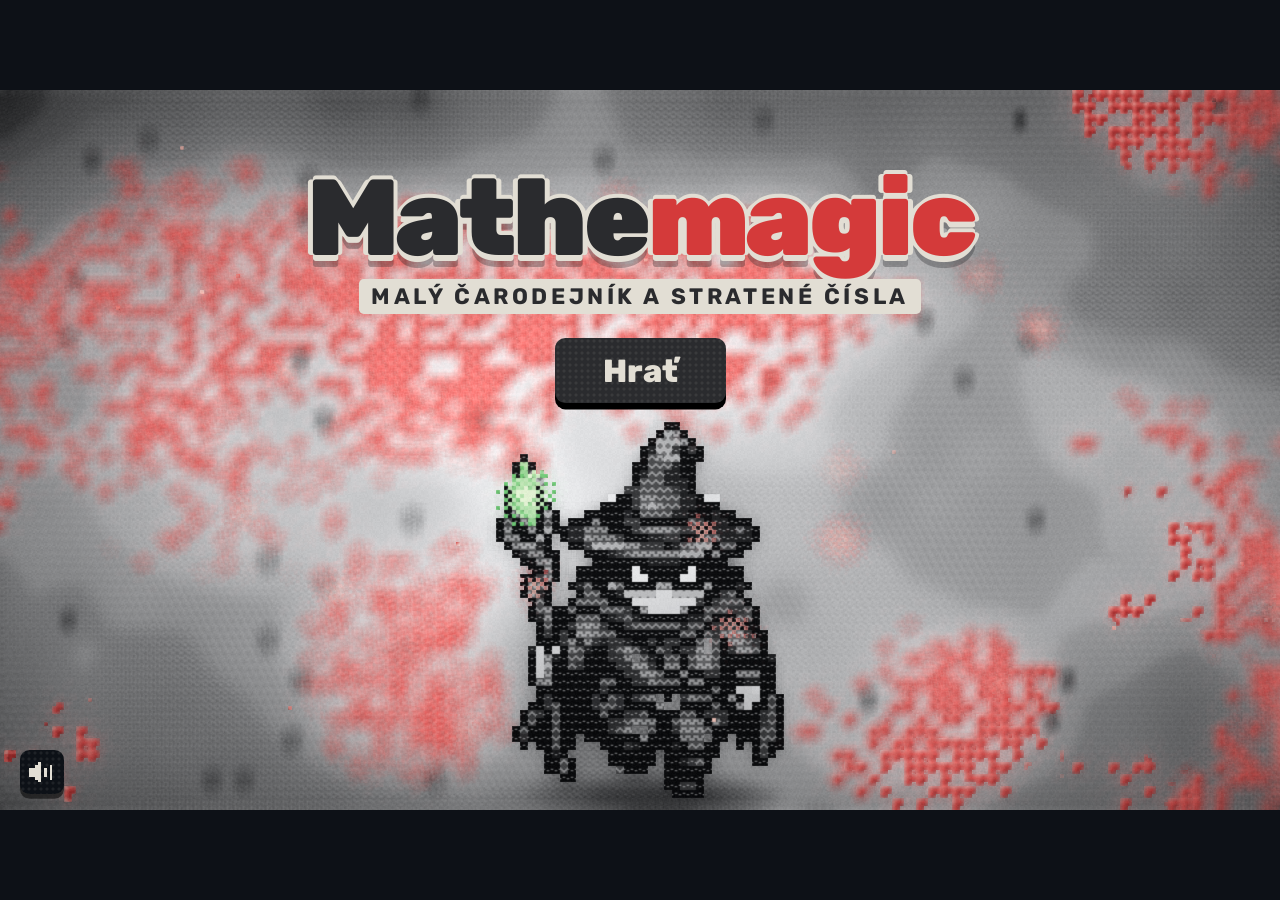
<file: stara-2d.html>
<!doctype html>
<html lang="sk">
<head>
<meta charset="utf-8">
<meta name="viewport" content="width=device-width,initial-scale=1,viewport-fit=cover,user-scalable=no">
<meta name="apple-mobile-web-app-capable" content="yes">
<meta name="theme-color" content="#0d1117">
<title>Mathemagic</title>
<link rel="preconnect" href="https://fonts.googleapis.com">
<link rel="preconnect" href="https://fonts.gstatic.com" crossorigin>
<link href="https://fonts.googleapis.com/css2?family=Rubik:wght@500;600;700;800;900&display=swap" rel="stylesheet">
<style>
  :root {
    --paper:#e2ded4; --paper2:#d2cec4; --ink:#2a2b2e; --night:#0d1117; --red:#d43a3a; --green:#60be68; --ice:#8cc8e8; --gold:#ecce5a; --u:3px;
    --plus:url("data:image/svg+xml,%3Csvg xmlns='http://www.w3.org/2000/svg' width='6' height='6'%3E%3Cpath d='M3 1.2v3.6M1.2 3h3.6' stroke='%232a2b2e' stroke-opacity='.13'/%3E%3C/svg%3E");
    --plus-light:url("data:image/svg+xml,%3Csvg xmlns='http://www.w3.org/2000/svg' width='6' height='6'%3E%3Cpath d='M3 1.2v3.6M1.2 3h3.6' stroke='%23e2ded4' stroke-opacity='.08'/%3E%3C/svg%3E");
    --heart:url("data:image/svg+xml,%3Csvg xmlns='http://www.w3.org/2000/svg' viewBox='0 0 7 6' shape-rendering='crispEdges'%3E%3Cpath fill='%23d43a3a' d='M1 0h2v1H1zM4 0h2v1H4zM0 1h7v2H0zM1 3h5v1H1zM2 4h3v1H2zM3 5h1v1H3z'/%3E%3Cpath fill='%23f6d6d0' d='M1 1h1v1H1z'/%3E%3Cpath fill='%238f2222' d='M5 2h1v1H5zM4 3h1v1H4z'/%3E%3C/svg%3E");
    --heart-off:url("data:image/svg+xml,%3Csvg xmlns='http://www.w3.org/2000/svg' viewBox='0 0 7 6' shape-rendering='crispEdges'%3E%3Cpath fill='%23474950' d='M1 0h2v1H1zM4 0h2v1H4zM0 1h7v2H0zM1 3h5v1H1zM2 4h3v1H2zM3 5h1v1H3z'/%3E%3C/svg%3E");
    --coin:url("data:image/svg+xml,%3Csvg xmlns='http://www.w3.org/2000/svg' viewBox='0 0 6 6' shape-rendering='crispEdges'%3E%3Cpath fill='%23b8962a' d='M2 0h2v1H2zM1 1h4v4H1zM0 2h6v2H0zM2 5h2v1H2z'/%3E%3Cpath fill='%23ecce5a' d='M2 1h2v1H2zM1 2h3v2H1z'/%3E%3Cpath fill='%23fff6c8' d='M2 2h1v1H2z'/%3E%3C/svg%3E");
  }
  * { box-sizing:border-box; margin:0; padding:0; -webkit-tap-highlight-color:transparent; user-select:none; -webkit-user-select:none; }
  html,body { height:100%; background:var(--night); overflow:hidden; font-family:Rubik,system-ui,sans-serif; color:var(--ink); touch-action:none; }
  #stage { position:absolute; overflow:hidden; background:var(--night); }
  #px { position:absolute; inset:0; width:100%; height:100%; }
  .layer { position:absolute; inset:0; pointer-events:none; }
  .layer > * { pointer-events:auto; }
  .hidden { display:none !important; }

  /* ---------- HUD ---------- */
  #hud { display:flex; justify-content:space-between; align-items:flex-start; padding:calc(var(--u)*4) calc(var(--u)*5); }
  #hud, #hud * { pointer-events:none; }
  .plate { background:var(--night) var(--plus-light); color:var(--paper); border-radius:calc(var(--u)*2.4); padding:calc(var(--u)*2) calc(var(--u)*3.4); display:flex; gap:calc(var(--u)*3.4); align-items:center; box-shadow:0 0 0 calc(var(--u)*.6) #ffffff14 inset, 0 calc(var(--u)*1.2) 0 #0008; font-weight:800; font-size:calc(var(--u)*6); }
  #hearts { display:flex; gap:calc(var(--u)*1.2); }
  .heart { width:calc(var(--u)*7); height:calc(var(--u)*6); background:var(--heart) center/contain no-repeat; image-rendering:pixelated; display:block; }
  .heart.off { background-image:var(--heart-off); }
  .heart.pop { animation:pop .6s; }
  @keyframes pop { 0%{ transform:scale(1);} 25%{ transform:scale(1.7) rotate(-14deg); background-image:var(--heart);} 100%{ transform:scale(1);} }
  .coin { display:inline-block; width:calc(var(--u)*5.5); height:calc(var(--u)*5.5); background:var(--coin) center/contain no-repeat; image-rendering:pixelated; vertical-align:-12%; margin-right:calc(var(--u)*1.2); }
  .sep { width:calc(var(--u)*.5); align-self:stretch; background:#ffffff1c; }
  .runes, #spells { display:flex; gap:calc(var(--u)*1.4); }
  .runes b { width:calc(var(--u)*6.5); height:calc(var(--u)*8); display:grid; place-items:center; border-radius:calc(var(--u)*1.2); background:#ffffff0d; box-shadow:inset 0 0 0 calc(var(--u)*.5) #ffffff1a; color:#666; font-size:calc(var(--u)*5.5); font-weight:900; }
  .runes b.on { background:var(--gold); color:var(--night); box-shadow:0 0 calc(var(--u)*3) #ecce5a66; }
  .sp { width:calc(var(--u)*7.5); height:calc(var(--u)*8); display:grid; place-items:center; border-radius:calc(var(--u)*1.2); font-weight:900; font-size:calc(var(--u)*6.5); color:#ffffff22; background:#ffffff08; }
  .sp.on.g { color:var(--night); background:var(--green); box-shadow:0 0 calc(var(--u)*4) #60be6888; }
  .label { font-size:calc(var(--u)*3.4); letter-spacing:.14em; text-transform:uppercase; color:#ffffff55; font-weight:700; }
  #goal { position:absolute; left:50%; bottom:calc(var(--u)*4); transform:translateX(-50%); background:var(--night) var(--plus-light); color:var(--paper); font-weight:700; font-size:calc(var(--u)*5.2); padding:calc(var(--u)*2.2) calc(var(--u)*5) calc(var(--u)*2.2) calc(var(--u)*4); border-radius:calc(var(--u)*2.4); white-space:nowrap; pointer-events:none; box-shadow:0 calc(var(--u)*1.2) 0 #0008; display:flex; gap:calc(var(--u)*2.4); align-items:center; }
  #goal::before { content:''; width:calc(var(--u)*4); height:calc(var(--u)*4); background:var(--gold); clip-path:polygon(50% 0,62% 38%,100% 50%,62% 62%,50% 100%,38% 62%,0 50%,38% 38%); animation:spin 4s linear infinite; }
  @keyframes spin { to { transform:rotate(360deg); } }
  #toast { position:absolute; left:50%; top:20%; transform:translateX(-50%) scale(.9); background:var(--paper) var(--plus); color:var(--ink); font-weight:900; font-size:calc(var(--u)*7); padding:calc(var(--u)*3) calc(var(--u)*7); border-radius:calc(var(--u)*3); box-shadow:0 0 0 calc(var(--u)*.8) var(--ink), 0 calc(var(--u)*2) 0 var(--ink); pointer-events:none; opacity:0; transition:opacity .2s, transform .35s cubic-bezier(.2,1.6,.4,1); white-space:nowrap; }
  #toast.show { opacity:1; transform:translateX(-50%) scale(1); }

  /* ---------- karty a tlačidlá ---------- */
  #panel { display:grid; place-items:center; background:radial-gradient(ellipse at center, #0d111700 30%, #0d111766); }
  #panel[data-pos=bottom] { align-items:end; padding-bottom:calc(var(--u)*7); background:none; }
  .card { position:relative; background:var(--paper) var(--plus); border-radius:calc(var(--u)*4); padding:calc(var(--u)*6) calc(var(--u)*10) calc(var(--u)*6); box-shadow:0 0 0 calc(var(--u)*.9) var(--ink), 0 calc(var(--u)*2.6) 0 var(--ink), 0 calc(var(--u)*6) calc(var(--u)*14) #0006; text-align:center; max-width:80%; animation:cardIn .35s cubic-bezier(.2,1.4,.4,1); }
  @keyframes cardIn { from { transform:translateY(calc(var(--u)*6)) scale(.94); opacity:0; } }
  .kicker { font-size:calc(var(--u)*3.8); letter-spacing:.18em; text-transform:uppercase; font-weight:800; color:var(--red); }
  .card h2 { font-size:calc(var(--u)*11); font-weight:900; color:var(--ink); line-height:1; margin-top:calc(var(--u)*1.5); letter-spacing:-.01em; }
  .card p { font-size:calc(var(--u)*5.6); font-weight:500; margin-top:calc(var(--u)*3); line-height:1.35; color:#45464b; }
  .card p b { color:var(--ink); }
  .row { display:flex; gap:calc(var(--u)*3); justify-content:center; margin-top:calc(var(--u)*5); flex-wrap:wrap; }
  .btn { font:inherit; font-weight:800; font-size:calc(var(--u)*6.5); border:0; border-radius:calc(var(--u)*2.6); padding:calc(var(--u)*2.8) calc(var(--u)*9); background:var(--ink) var(--plus-light); color:var(--paper); cursor:pointer; box-shadow:0 calc(var(--u)*1.6) 0 #000; transition:transform .08s; display:inline-flex; align-items:center; justify-content:center; }
  .btn:hover { filter:brightness(1.15); }
  .btn:active { transform:translateY(calc(var(--u)*1.2)); box-shadow:0 calc(var(--u)*.4) 0 #000; }
  .btn.ghost { background:transparent; color:var(--ink); box-shadow:inset 0 0 0 calc(var(--u)*.8) var(--ink); }
  .btn.small { font-size:calc(var(--u)*5.4); padding:calc(var(--u)*1.8) calc(var(--u)*4); }
  .btn.num { min-width:calc(var(--u)*18); font-size:calc(var(--u)*10); background:var(--gold); color:var(--ink); box-shadow:0 0 0 calc(var(--u)*.8) var(--ink), 0 calc(var(--u)*1.6) 0 var(--ink); }
  .btn[disabled] { opacity:.3; pointer-events:none; }
  .demo { font-size:calc(var(--u)*11); font-weight:900; margin-top:calc(var(--u)*4); color:var(--ink); display:flex; gap:calc(var(--u)*3.5); justify-content:center; align-items:center; }
  .dots { display:inline-flex; gap:calc(var(--u)*1.2); }
  .dots i { width:calc(var(--u)*4.5); height:calc(var(--u)*4.5); border-radius:50%; background:var(--ink); display:inline-block; }
  .dots.g i { background:var(--green); box-shadow:0 0 0 calc(var(--u)*.5) var(--ink); }
  .slot { display:inline-grid; place-items:center; width:calc(var(--u)*17); height:calc(var(--u)*17); border-radius:calc(var(--u)*3); background:#ffffff70; box-shadow:inset 0 0 0 calc(var(--u)*.8) var(--ink); }
  .slot.on { background:var(--gold); animation:pop2 .3s; }
  .slot.goal { background:var(--green); }
  @keyframes pop2 { 50% { transform:scale(1.15); } }
  .shop { margin-top:calc(var(--u)*4); display:flex; flex-direction:column; gap:calc(var(--u)*2.4); }
  .shopitem { display:flex; align-items:center; gap:calc(var(--u)*4); font-size:calc(var(--u)*6); font-weight:700; text-align:left; background:#ffffff55; border-radius:calc(var(--u)*2.4); padding:calc(var(--u)*1.6) calc(var(--u)*2); box-shadow:inset 0 0 0 calc(var(--u)*.5) #2a2b2e33; }
  .shopitem .nm { flex:1; }
  .ico { width:calc(var(--u)*9); height:calc(var(--u)*9); border-radius:calc(var(--u)*1.6); background:var(--ink); display:grid; place-items:center; }
  .ico.heart { background:var(--ink) var(--heart) center/60% no-repeat; image-rendering:pixelated; }
  .ico.hat-r::after, .ico.hat-b::after { content:''; width:44%; height:70%; background:var(--red); clip-path:polygon(50% 0,100% 35%,70% 100%,30% 100%,0 35%); }
  .ico.hat-b::after { background:var(--ice); }

  /* ---------- súboj ---------- */
  #combat { pointer-events:none; }
  #scene-ui { position:absolute; left:0; top:0; width:65%; height:100%; display:flex; flex-direction:column; align-items:center; padding-top:calc(var(--u)*8); pointer-events:none; }
  #problem { position:relative; background:var(--paper) var(--plus); color:var(--ink); border-radius:calc(var(--u)*4); padding:calc(var(--u)*2.5) calc(var(--u)*8) calc(var(--u)*3.5); box-shadow:0 0 0 calc(var(--u)*.9) var(--ink), 0 calc(var(--u)*2.4) 0 var(--ink); text-align:center; }
  #problem::before { content:'kúzlo'; position:absolute; top:calc(var(--u)*-3); left:50%; transform:translateX(-50%); background:var(--ink); color:var(--paper); font-size:calc(var(--u)*3.4); letter-spacing:.2em; text-transform:uppercase; font-weight:800; padding:calc(var(--u)*.8) calc(var(--u)*3); border-radius:calc(var(--u)*1.4); }
  #ptext { font-size:calc(var(--u)*15); font-weight:900; line-height:1; display:flex; gap:calc(var(--u)*3); align-items:flex-start; justify-content:center; flex-wrap:wrap; margin-top:calc(var(--u)*1.5); }
  #ptext .op { display:flex; flex-direction:column; align-items:center; gap:calc(var(--u)*2); }
  #ptext .sym { color:#7a7a80; }
  #ptext .dots i { width:calc(var(--u)*3.4); height:calc(var(--u)*3.4); }
  #answer { min-width:calc(var(--u)*17); padding:0 calc(var(--u)*2); border-radius:calc(var(--u)*2); background:#ffffff80; box-shadow:inset 0 0 0 calc(var(--u)*.8) var(--ink); color:#b4b0a6; }
  #answer.typed { color:var(--ink); background:#fff; }
  #answer.bad { color:var(--paper); background:var(--red); animation:shake .35s; }
  @keyframes shake { 25% { transform:translateX(calc(var(--u)*-2)); } 75% { transform:translateX(calc(var(--u)*2)); } }
  #hint { font-size:calc(var(--u)*4.6); font-weight:600; margin-top:calc(var(--u)*2.4); color:#5a5b60; }
  #ehp { margin-top:calc(var(--u)*4); display:flex; align-items:center; gap:calc(var(--u)*3); background:var(--night) var(--plus-light); color:var(--paper); padding:calc(var(--u)*1.4) calc(var(--u)*3.6); border-radius:calc(var(--u)*2); font-weight:800; font-size:calc(var(--u)*5); box-shadow:0 calc(var(--u)*1) 0 #0008; }
  #ehp .bar { width:calc(var(--u)*46); height:calc(var(--u)*3.6); background:#ffffff14; border-radius:calc(var(--u)*1); overflow:hidden; }
  #ehp .bar i { display:block; height:100%; background:repeating-linear-gradient(90deg, var(--red) 0 calc(var(--u)*3), #b83030 calc(var(--u)*3) calc(var(--u)*3.6)); transition:width .45s cubic-bezier(.2,1,.3,1); }
  #pad { position:absolute; right:0; top:0; width:35%; height:100%; background:var(--night) var(--plus-light); padding:calc(var(--u)*6) calc(var(--u)*6) calc(var(--u)*7); display:grid; grid-template-columns:repeat(3,1fr); grid-template-rows:repeat(4,1fr); gap:calc(var(--u)*3); pointer-events:auto; box-shadow:inset calc(var(--u)*.8) 0 0 #ffffff10; }
  #pad button { font:inherit; font-weight:900; font-size:calc(var(--u)*12); border:0; border-radius:calc(var(--u)*3); background:var(--paper) var(--plus); color:var(--ink); box-shadow:inset 0 calc(var(--u)*-1.2) 0 #00000024, 0 calc(var(--u)*1.8) 0 #000; cursor:pointer; min-height:52px; display:grid; place-items:center; transition:transform .06s, background-color .1s; }
  #pad button svg { width:42%; height:42%; }
  #pad button:active, #pad button.press { transform:translateY(calc(var(--u)*1.2)); box-shadow:inset 0 calc(var(--u)*-.4) 0 #00000024, 0 calc(var(--u)*.6) 0 #000; background-color:#fff; }
  #pad .ok { background-color:var(--green); }
  #pad .del { background-color:#8d8a82; }
  .float { position:absolute; transform:translate(-50%,0); font-weight:900; font-size:calc(var(--u)*16); -webkit-text-stroke:calc(var(--u)*1) var(--ink); paint-order:stroke fill; text-shadow:0 calc(var(--u)*1.4) 0 var(--ink); pointer-events:none; animation:floatup 1.1s cubic-bezier(.2,1,.3,1) forwards; }
  @keyframes floatup { 0% { transform:translate(-50%,calc(var(--u)*6)) scale(.4); opacity:0; } 20% { transform:translate(-50%,0) scale(1.15); opacity:1; } 100% { transform:translate(-50%,calc(var(--u)*-16)) scale(1); opacity:0; } }

  #mute { position:absolute; left:calc(var(--u)*5); bottom:calc(var(--u)*4); width:calc(var(--u)*11); height:calc(var(--u)*11); border:0; border-radius:calc(var(--u)*2.4); background:var(--night) var(--plus-light); color:var(--paper); display:grid; place-items:center; cursor:pointer; box-shadow:0 calc(var(--u)*1.2) 0 #0008; z-index:5; }
  #mute svg { width:60%; fill:currentColor; }
  #mute .x { display:none; }
  #mute.off { color:#ffffff66; }
  #mute.off .w { display:none; }
  #mute.off .x { display:inline; }
  #mute:focus-visible, .btn:focus-visible, #pad button:focus-visible { outline:calc(var(--u)*.8) solid var(--gold); outline-offset:calc(var(--u)*.6); }

  /* ---------- pixelové čísla ---------- */
  .pix { height:.8em; width:auto; fill:currentColor; display:inline-block; vertical-align:middle; overflow:visible; }
  #ptext .pix { height:calc(var(--u)*13); }
  #ptext .sym .pix { height:calc(var(--u)*13); }
  #answer .pix { height:calc(var(--u)*11); margin:calc(var(--u)*1) 0; }
  #coins .pix { height:calc(var(--u)*4.6); vertical-align:-8%; }
  .runes .pix, .sp .pix { height:calc(var(--u)*4.4); }
  #pad .pix { height:calc(var(--u)*9); }
  #pad .ok .pix, #pad .del .pix { height:calc(var(--u)*8); }
  .btn .pix { height:calc(var(--u)*5); margin-left:calc(var(--u)*.6); }
  .btn.num .pix { height:calc(var(--u)*9); margin:0; }
  .slot .pix { height:calc(var(--u)*9); }
  .demo .pix { height:calc(var(--u)*8); }
  .card h2 .pix.big { height:calc(var(--u)*16); }
  .spellname { display:flex; align-items:center; justify-content:center; gap:calc(var(--u)*3); }
  .spellname .pix { height:calc(var(--u)*8); fill:var(--green); }
  .float .pix { height:calc(var(--u)*15); filter:drop-shadow(0 calc(var(--u)*.9) 0 var(--ink)) drop-shadow(calc(var(--u)*.9) 0 0 var(--ink)) drop-shadow(calc(var(--u)*-.9) 0 0 var(--ink)) drop-shadow(0 calc(var(--u)*-.9) 0 var(--ink)) drop-shadow(0 calc(var(--u)*1.6) 0 var(--ink)); }

  /* ---------- úvod ---------- */
  #title { display:flex; flex-direction:column; align-items:center; justify-content:flex-start; padding-top:calc(var(--u)*20); gap:calc(var(--u)*3); }
  #title h1 { font-size:calc(var(--u)*27); font-weight:900; color:var(--ink); letter-spacing:-.03em; line-height:.9; text-shadow:0 calc(var(--u)*1.4) 0 var(--paper), 0 calc(var(--u)*-1) 0 var(--paper), calc(var(--u)*1.2) 0 0 var(--paper), calc(var(--u)*-1.2) 0 0 var(--paper), 0 calc(var(--u)*3) 0 #2a2b2e55; }
  #title h1 em { font-style:normal; color:var(--red); }
  #title p { color:var(--ink); font-weight:700; font-size:calc(var(--u)*5.6); letter-spacing:.16em; text-transform:uppercase; background:var(--paper); padding:calc(var(--u)*1) calc(var(--u)*3); border-radius:calc(var(--u)*1.2); }
  #title .row { margin-top:calc(var(--u)*3); }
  #title .btn { font-size:calc(var(--u)*8); padding:calc(var(--u)*3.4) calc(var(--u)*12); }
  #rotate { position:fixed; inset:0; background:var(--night); color:var(--paper); display:grid; place-items:center; text-align:center; font-weight:800; font-size:22px; z-index:10; padding:24px; }
  #rotate span { display:block; font-size:56px; margin-bottom:12px; animation:rot 2s ease-in-out infinite; }
  @keyframes rot { 50% { transform:rotate(90deg); } }
</style>
</head>
<body>
<div id="stage">
  <canvas id="px" width="960" height="540"></canvas>

  <div id="hud" class="layer hidden">
    <div class="plate"><span id="hearts"></span><span class="sep"></span><span><span class="coin"></span><span id="coins">0</span></span></div>
    <div class="plate"><span class="label">kúzla</span><span id="spells"></span><span class="sep"></span><span class="label">čísla</span><span class="runes" id="runes"></span></div>
  </div>
  <div id="goal" class="hidden"></div>

  <div id="combat" class="layer hidden">
    <div id="scene-ui">
      <div id="problem"><div id="ptext"></div><div id="hint"></div></div>
      <div id="ehp"><span id="ename">Slizko</span><span class="bar"><i id="ebar"></i></span></div>
    </div>
    <div id="pad"></div>
  </div>

  <div id="panel" class="layer hidden"></div>
  <div id="toast"></div>
  <button id="mute" aria-label="Zapnúť alebo vypnúť zvuk"><svg viewBox="0 0 9 7" shape-rendering="crispEdges"><path d="M0 2h2v3H0zM2 1h1v5H2zM3 0h1v7H3z"/><path class="w" d="M5 2h1v3H5zM7 1h1v5H7z"/><path class="x" d="M5 2h1v1H5zM7 2h1v1H7zM6 3h1v1H6zM5 4h1v1H5zM7 4h1v1H7z"/></svg></button>

  <div id="title" class="layer">
    <h1>Mathe<em>magic</em></h1>
    <p>Malý čarodejník a stratené čísla</p>
    <div class="row">
      <button class="btn" id="play">Hrať</button>
      <button class="btn ghost hidden" id="restart">Nová hra</button>
    </div>
  </div>
</div>
<div id="rotate" class="hidden"><div><span>📱</span>Otoč zariadenie na šírku</div></div>
<script type="module" src="js/game.js"></script>
</body>
</html>
</file>
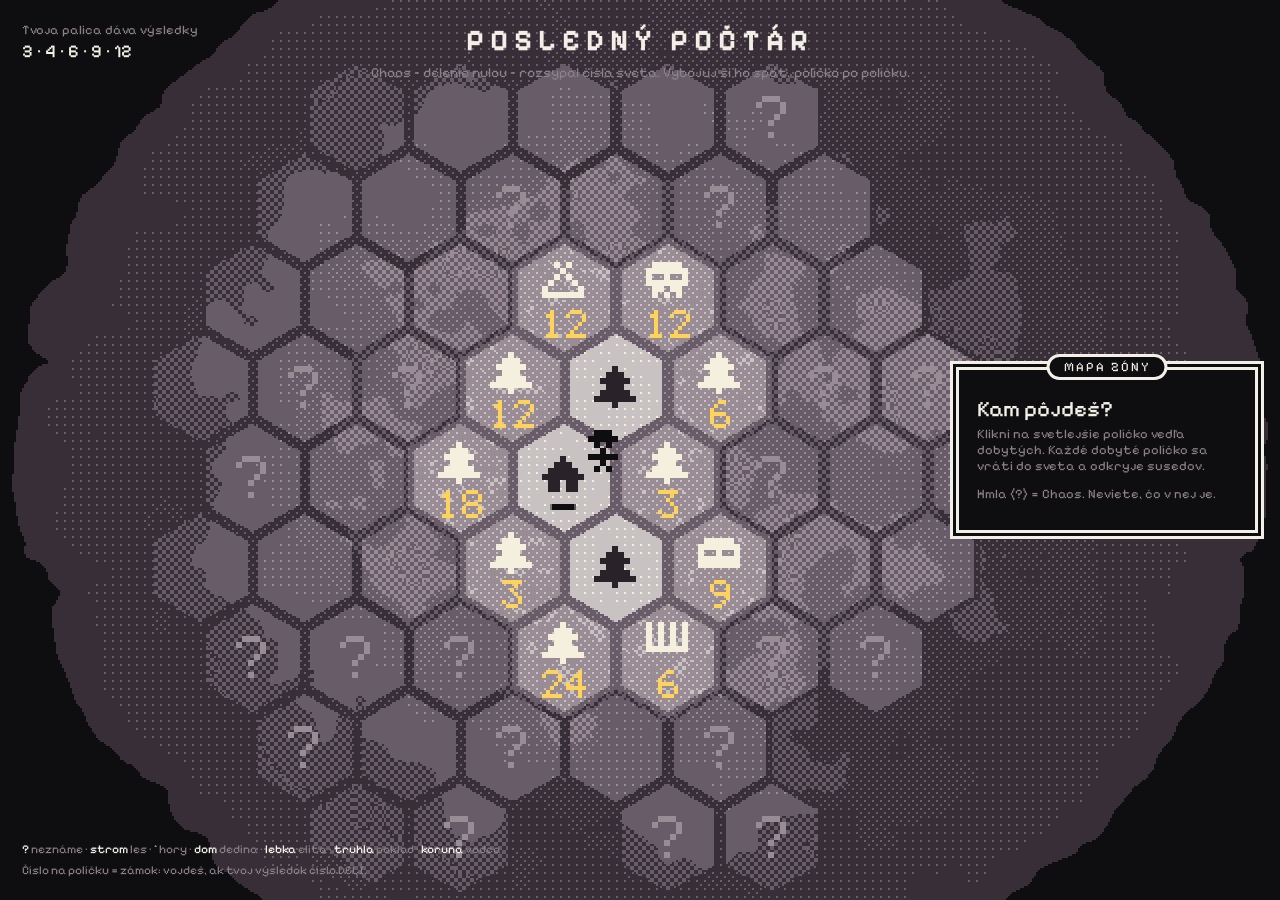
<file: scena3d/mapa-navrh.html>
<!doctype html>
<html lang="sk">
<head>
<meta charset="utf-8">
<meta name="viewport" content="width=device-width, initial-scale=1">
<title>Mathemagic – návrh mapy</title>
<link rel="stylesheet" href="https://fonts.googleapis.com/css2?family=Pixelify+Sans:wght@400;500;700&display=swap">
<style>
  :root { --ink: #0e0e10; --line: #f2efe6; --grey: #8c8089; --c: #ffd25a; }
  html, body { margin: 0; height: 100%; background: #0e0e10; color: var(--line); font-family: 'Pixelify Sans', monospace; overflow: hidden; }
  canvas { position: fixed; inset: 0; width: 100vw; height: 100vh; image-rendering: pixelated; cursor: pointer; }
  .top { position: fixed; top: 22px; left: 0; right: 0; text-align: center; pointer-events: none; }
  .top h1 { margin: 0; font-size: 30px; letter-spacing: 6px; font-weight: 700; }
  .top p { margin: 6px 0 0; color: var(--grey); font-size: 14px; }
  .panel { position: fixed; right: 22px; top: 50%; transform: translateY(-50%); width: 260px; padding: 18px 18px 16px; background: #0e0e10;
    border: 3px solid var(--line); outline: 3px solid #0e0e10; box-shadow: 0 0 0 6px var(--line); }
  .panel .tag { position: absolute; top: -16px; left: 50%; transform: translateX(-50%); background: #0e0e10; border: 3px solid var(--line); border-radius: 14px; padding: 2px 14px; font-size: 13px; letter-spacing: 2px; text-transform: uppercase; white-space: nowrap; }
  .panel h2 { margin: 8px 0 4px; font-size: 22px; font-weight: 500; }
  .panel .sub { color: var(--grey); font-size: 13px; margin: 0 0 12px; }
  .panel .lock { display: flex; align-items: center; gap: 12px; margin: 10px 0; }
  .panel .lock b { font-size: 40px; color: var(--c); line-height: 1; min-width: 56px; text-align: center; border: 3px dashed var(--c); padding: 4px 6px 8px; }
  .panel .lock span { font-size: 13px; line-height: 1.35; }
  .panel .ok { color: #8dff98; font-size: 14px; margin: 8px 0 0; }
  .panel button { margin-top: 14px; width: 100%; font: inherit; font-size: 15px; letter-spacing: 2px; text-transform: uppercase; color: var(--line); background: #0e0e10; border: 3px solid var(--line); padding: 8px 0 10px; cursor: pointer; }
  .panel button:hover { background: var(--line); color: #0e0e10; }
  .panel button:disabled { opacity: .35; cursor: default; background: #0e0e10; color: var(--line); }
  .legend { position: fixed; left: 22px; bottom: 20px; font-size: 12px; color: var(--grey); line-height: 1.7; }
  .legend b { color: var(--line); font-weight: 500; }
  .wand { position: fixed; left: 22px; top: 22px; font-size: 13px; color: var(--grey); }
  .wand b { display: block; color: var(--line); font-size: 18px; font-weight: 500; margin-top: 2px; }
  @media (max-width: 760px) { .panel { right: 12px; left: 12px; width: auto; top: auto; bottom: 12px; transform: none; } .legend { display: none; } .top h1 { font-size: 20px; letter-spacing: 3px; } }
</style>
</head>
<body>
<canvas id="cv"></canvas>
<div class="top"><h1>POSLEDNÝ POČTÁR</h1><p>Chaos – delenie nulou – rozsypal čísla sveta. Vybojuj si ho späť, políčko po políčku.</p></div>
<div class="wand">Tvoja palica dáva výsledky<b id="res">3 · 4 · 6 · 9 · 12</b></div>
<div class="panel" id="pn"></div>
<div class="legend"><b>?</b> neznáme · <b>strom</b> les · <b>^</b> hory · <b>dom</b> dedina · <b>lebka</b> elita · <b>truhla</b> poklad · <b>koruna</b> vodca<br>Číslo na políčku = zámok: vojdeš, ak tvoj výsledok číslo DELÍ.</div>
<script>
// NÁVRH MAPY (Mathemagic): hexy v hmle, rovnaký dither ako hra (5 tónov, vzor bodka → X → plný), bod = 2 px obrazovky
const GREY = [[56, 46, 56], [105, 92, 105], [153, 140, 148], [201, 194, 194], [245, 240, 222]];
const pat = (tone, x, y) => { if (tone > 3.6) return 4; const tb = Math.floor(Math.min(tone, 3.999)), tf = tone - tb, px = x & 3, py = y & 3;
  const xd = px === py || px + py === 3, d1 = px === 0 && py === 0, d2 = d1 || (px === 2 && py === 2);
  return tb + (tf < 0.12 ? 0 : tf < 0.3 ? +d1 : tf < 0.45 ? +d2 : tf < 0.62 ? +xd : tf < 0.85 ? +!xd : 1); };
// pixelové ikony 7×7
const ICO = {
  les: ['...#...', '..###..', '.#####.', '..###..', '.#####.', '#######', '...#...'],
  hory: ['.......', '...#...', '..###..', '.##.##.', '##...##', '#.....#', '.......'],
  dedina: ['...#...', '..###..', '.#####.', '#######', '.##.##.', '.##.##.', '.......'],
  elita: ['.#####.', '#######', '#..#..#', '#######', '.##.##.', '.#.#.#.', '.......'],
  poklad: ['.......', '.#####.', '#######', '#..#..#', '#######', '#######', '.......'],
  vodca: ['#..#..#', '##.#.##', '#######', '#######', '#.#.#.#', '#######', '.......'],
  sopka: ['..#.#..', '...#...', '..#.#..', '.#...#.', '#.....#', '#######', '.......'],
  ruiny: ['#.#.#.#', '#.#.#.#', '#.#.#.#', '#.#.#.#', '#######', '.......', '.......'],
  hrac: ['..###..', '.#####.', '..#.#..', '...#...', '.#####.', '...#...', '..#.#..'],
};
const DIG = { '0': '01110100011001110101110011000101110', '1': '00100011000010000100001000010001110', '2': '01110100010000100010001000100011111', '3': '11111000100010000010000011000101110', '4': '00010001100101010010111110001000010', '5': '11111100001111000001000011000101110', '6': '00110010001000011110100011000101110', '7': '11111000010001000100010000100001000', '8': '01110100011000101110100011000101110', '9': '01110100011000101111000010001001100', '?': '01110100010000100010001000000000100' };
const NAME = { les: 'Les', hory: 'Hory', dedina: 'Dedina', elita: 'Elita', poklad: 'Poklad', vodca: 'Vodca', sopka: 'Sopka', ruiny: 'Ruiny' };
const WHAT = { les: 'horda zbojníkov', hory: 'horda + strelci na skalách', dedina: 'obchodník, oddych, srdce', elita: 'silný bojovník, vzácna runa', poklad: 'truhlica bez boja', vodca: 'vodca zóny – palica za odmenu', sopka: 'horda v tme, láva', ruiny: 'horda, runy na zemi' };
// mapa: axiálne súradnice v polomere 4
let seed = 7; const rnd = () => (seed = (seed * 16807) % 2147483647) / 2147483647;
const HEX = new Map(), key = (q, r) => q + ',' + r, R0 = 4;
const kinds = ['les', 'les', 'les', 'hory', 'ruiny', 'sopka', 'les', 'hory'], NUMS = [4, 6, 8, 9, 12, 12, 18, 24, 6, 8, 3, 9];
for (let q = -R0; q <= R0; q++) for (let r = Math.max(-R0, -q - R0); r <= Math.min(R0, -q + R0); r++) {
  if (Math.abs(q) + Math.abs(r) + Math.abs(-q - r) > 2 * R0 - (rnd() < 0.18 ? 1 : 0) * 2 && (q || r)) continue;
  HEX.set(key(q, r), { q, r, kind: kinds[Math.floor(rnd() * kinds.length)], num: NUMS[Math.floor(rnd() * NUMS.length)], st: 'fog', t: 0 });
}
const set = (q, r, o) => { const h = HEX.get(key(q, r)); if (h) Object.assign(h, o); };
set(0, 0, { kind: 'dedina', st: 'done', num: 0 }); set(1, -1, { kind: 'les', st: 'done' }); set(0, 1, { kind: 'les', st: 'done' });
set(2, -2, { kind: 'elita', num: 12 }); set(-2, 2, { kind: 'poklad', num: 8 }); set(3, -4, { kind: 'vodca', num: 24 }); set(-3, 0, { kind: 'dedina', num: 6 }); set(1, 1, { kind: 'poklad', num: 9 });
let hero = { q: 0, r: 0 }, sel = null;
const N6 = [[1, 0], [1, -1], [0, -1], [-1, 0], [-1, 1], [0, 1]];
const nb = h => N6.map(([a, b]) => HEX.get(key(h.q + a, h.r + b))).filter(Boolean);
const RES = [3, 4, 6, 9, 12];
const opens = h => RES.some(v => h.num % v === 0 || v % h.num === 0 && false) && RES.some(v => h.num % v === 0);
function refresh() { for (const h of HEX.values()) if (h.st !== 'done') h.st = nb(h).some(n => n.st === 'done') ? 'open' : 'fog'; }
refresh();

const cv = document.getElementById('cv'), x = cv.getContext('2d');
let W, H, S, cx, cy, img;
function size() { const dpr = devicePixelRatio || 1; W = Math.ceil(innerWidth * dpr / 2); H = Math.ceil(innerHeight * dpr / 2); cv.width = W; cv.height = H; S = Math.min(W, H) / 15; cx = W / 2 - (innerWidth > 760 ? W * 0.06 : 0); cy = H / 2 + H * 0.03; img = x.createImageData(W, H); }
const hexXY = h => [cx + S * Math.sqrt(3) * (h.q + h.r / 2), cy + S * 1.5 * h.r];
function hexAt(px, py) { // pixel → hex
  const q = ((px - cx) * Math.sqrt(3) / 3 - (py - cy) / 3) / S, r = (py - cy) * 2 / 3 / S;
  let rx = Math.round(q), ry = Math.round(r), rz = Math.round(-q - r); const dx = Math.abs(rx - q), dy = Math.abs(ry - r), dz = Math.abs(rz + q + r);
  if (dx > dy && dx > dz) rx = -ry - rz; else if (dy > dz) ry = -rx - rz; return HEX.get(key(rx, ry));
}
const noise = (a, b) => { const s = Math.sin(a * 12.9898 + b * 78.233) * 43758.5453; return s - Math.floor(s); };
function vnoise(a, b) { const i = Math.floor(a), j = Math.floor(b), f = a - i, g = b - j, u = f * f * (3 - 2 * f), v = g * g * (3 - 2 * g);
  return (noise(i, j) * (1 - u) + noise(i + 1, j) * u) * (1 - v) + (noise(i, j + 1) * (1 - u) + noise(i + 1, j + 1) * u) * v; }
let T = 0;
function draw() {
  T += 1 / 60; const d = img.data;
  for (let py = 0; py < H; py++) for (let px = 0; px < W; px++) {
    const h = hexAt(px, py); let tone;
    // hmla: tmavá, pomaly sa vlní
    const fog = 0.55 + 0.9 * vnoise(px / 26 + T * 0.15, py / 26 - T * 0.1) + 0.4 * vnoise(px / 9, py / 9 + T * 0.3);
    if (h) {
      const [hx, hy] = hexXY(h), dd = Math.hypot(px - hx, py - hy) / S;
      const edge = (() => { const ax = Math.abs(px - hx) / S, ay = Math.abs(py - hy) / S; return Math.max(ay + ax / Math.sqrt(3), ax * 2 / Math.sqrt(3)); })();   // 1 = okraj hexu
      const reveal = Math.min(1, h.t);
      const base = h.st === 'done' ? 3.75 : h.st === 'open' ? 2.5 : 0.75 + fog * 0.55;
      tone = h.st === 'done' && reveal < 1 ? 2.35 + (3.75 - 2.35) * reveal : base;
      if (h.st !== 'fog') tone -= 0.25 * vnoise(px / 5, py / 5);
      if (edge > 0.9) tone = h.st === 'fog' ? 0.45 : Math.min(tone, 1.4);   // škára medzi hexmi
      if (h === sel && edge > 0.82) tone = 4;
      if (h.st === 'open' && edge < 0.9 && Math.sin(T * 3) > 0.6 && h.kind === 'vodca') tone += 0.4;
    } else tone = fog * 0.45;
    // guľatá vinetácia ako predloha
    const vr = Math.hypot((px - W / 2) / (H * 0.62), (py - H / 2) / (H * 0.55)); tone *= Math.max(0, 1 - Math.max(0, vr - 0.55) * 1.6);
    const c = tone <= 0.05 ? [14, 14, 16] : GREY[pat(Math.max(0, tone), px, py)], i = (py * W + px) * 4;
    d[i] = c[0]; d[i + 1] = c[1]; d[i + 2] = c[2]; d[i + 3] = 255;
  }
  x.putImageData(img, 0, 0);
  // ikony a čísla
  const k = Math.max(1, Math.round(S / 9));
  for (const h of HEX.values()) {
    const [hx, hy] = hexXY(h), dark = h.st === 'done' ? '#2a2229' : '#f5f0de';
    const glyph = (rows, ox, oy, col, kk = k) => { x.fillStyle = col; rows.forEach((row, j) => [...row].forEach((ch, i2) => { if (ch === '#' || ch === '1') x.fillRect(Math.round(ox + i2 * kk), Math.round(oy + j * kk), kk, kk); })); };
    const dig = (str, ox, oy, col, kk) => [...String(str)].forEach((ch, n) => { const b = DIG[ch]; if (!b) return; glyph(Array.from({ length: 7 }, (_, j) => b.slice(j * 5, j * 5 + 5)), ox + n * 6 * kk, oy, col, kk); });
    if (h.st === 'fog') { if (noise(h.q, h.r) < 0.45) dig('?', hx - 2.5 * k, hy - 3.5 * k, '#998c94', k); continue; }
    glyph(ICO[h.kind], hx - 3.5 * k, hy - (h.st === 'open' ? 6 : 3.5) * k, dark);
    if (h.st === 'open' && h.num) { const s2 = String(h.num), kk = Math.max(1, k - 1); dig(s2, hx - s2.length * 3 * kk + kk / 2, hy + 2 * k, opens(h) ? '#ffd25a' : '#8c8089', kk); }
  }
  const [hx, hy] = hexXY(hero); x.fillStyle = '#0e0e10'; x.fillRect(hx - 2 * k, hy + 4.5 * k, 4 * k, k); glyph2(ICO.hrac, hx + 3 * k, hy - 8 * k, '#0e0e10', k);
  requestAnimationFrame(draw);
  for (const h of HEX.values()) if (h.st === 'done' && h.t < 1) h.t += 0.03;
}
function glyph2(rows, ox, oy, col, kk) { x.fillStyle = col; rows.forEach((row, j) => [...row].forEach((ch, i2) => { if (ch === '#') x.fillRect(Math.round(ox + i2 * kk), Math.round(oy + j * kk), kk, kk); })); }
const pn = document.getElementById('pn');
function panel() {
  const h = sel;
  if (!h) { pn.innerHTML = `<span class="tag">Mapa zóny</span><h2>Kam pôjdeš?</h2><p class="sub">Klikni na svetlejšie políčko vedľa dobytých. Každé dobyté políčko sa vráti do sveta a odkryje susedov.</p><p class="sub">Hmla (?) = Chaos. Neviete, čo v nej je.</p>`; return; }
  if (h.st === 'fog') { pn.innerHTML = `<span class="tag">Hmla</span><h2>Neznáme</h2><p class="sub">Chaos tu rozsypal čísla. Najprv dobi políčko vedľa.</p>`; return; }
  if (h.st === 'done') { pn.innerHTML = `<span class="tag">Dobyté</span><h2>${NAME[h.kind]}</h2><p class="sub">Toto políčko patrí znova svetu.</p>`; return; }
  const ok = opens(h), div = RES.filter(v => h.num % v === 0);
  pn.innerHTML = `<span class="tag">${NAME[h.kind]}</span><h2>${NAME[h.kind]}</h2><p class="sub">${WHAT[h.kind]}</p>
    <div class="lock"><b>${h.num}</b><span>Zámok: vojdeš s výsledkom, ktorý ${h.num} <u>delí</u>.<br>Delitele: ${Array.from({ length: h.num }, (_, i) => i + 1).filter(v => h.num % v === 0).join(', ')}</span></div>
    <p class="ok">${ok ? `✓ tvoja palica vie: ${div.join(', ')}` : '✗ tvoja palica nedá žiadny deliteľ – prestav vzorec'}</p>
    <button id="go" ${ok ? '' : 'disabled'}>Vybojovať</button>`;
  const go = document.getElementById('go'); if (go) go.onclick = () => { h.st = 'done'; h.t = 0; hero = { q: h.q, r: h.r }; refresh(); sel = null; panel(); };
}
cv.onclick = e => { const dpr = devicePixelRatio || 1; const h = hexAt(e.clientX * dpr / 2, e.clientY * dpr / 2); sel = h || null; panel(); };
addEventListener('resize', size); size(); panel(); draw();
</script>
</body>
</html>
</file>
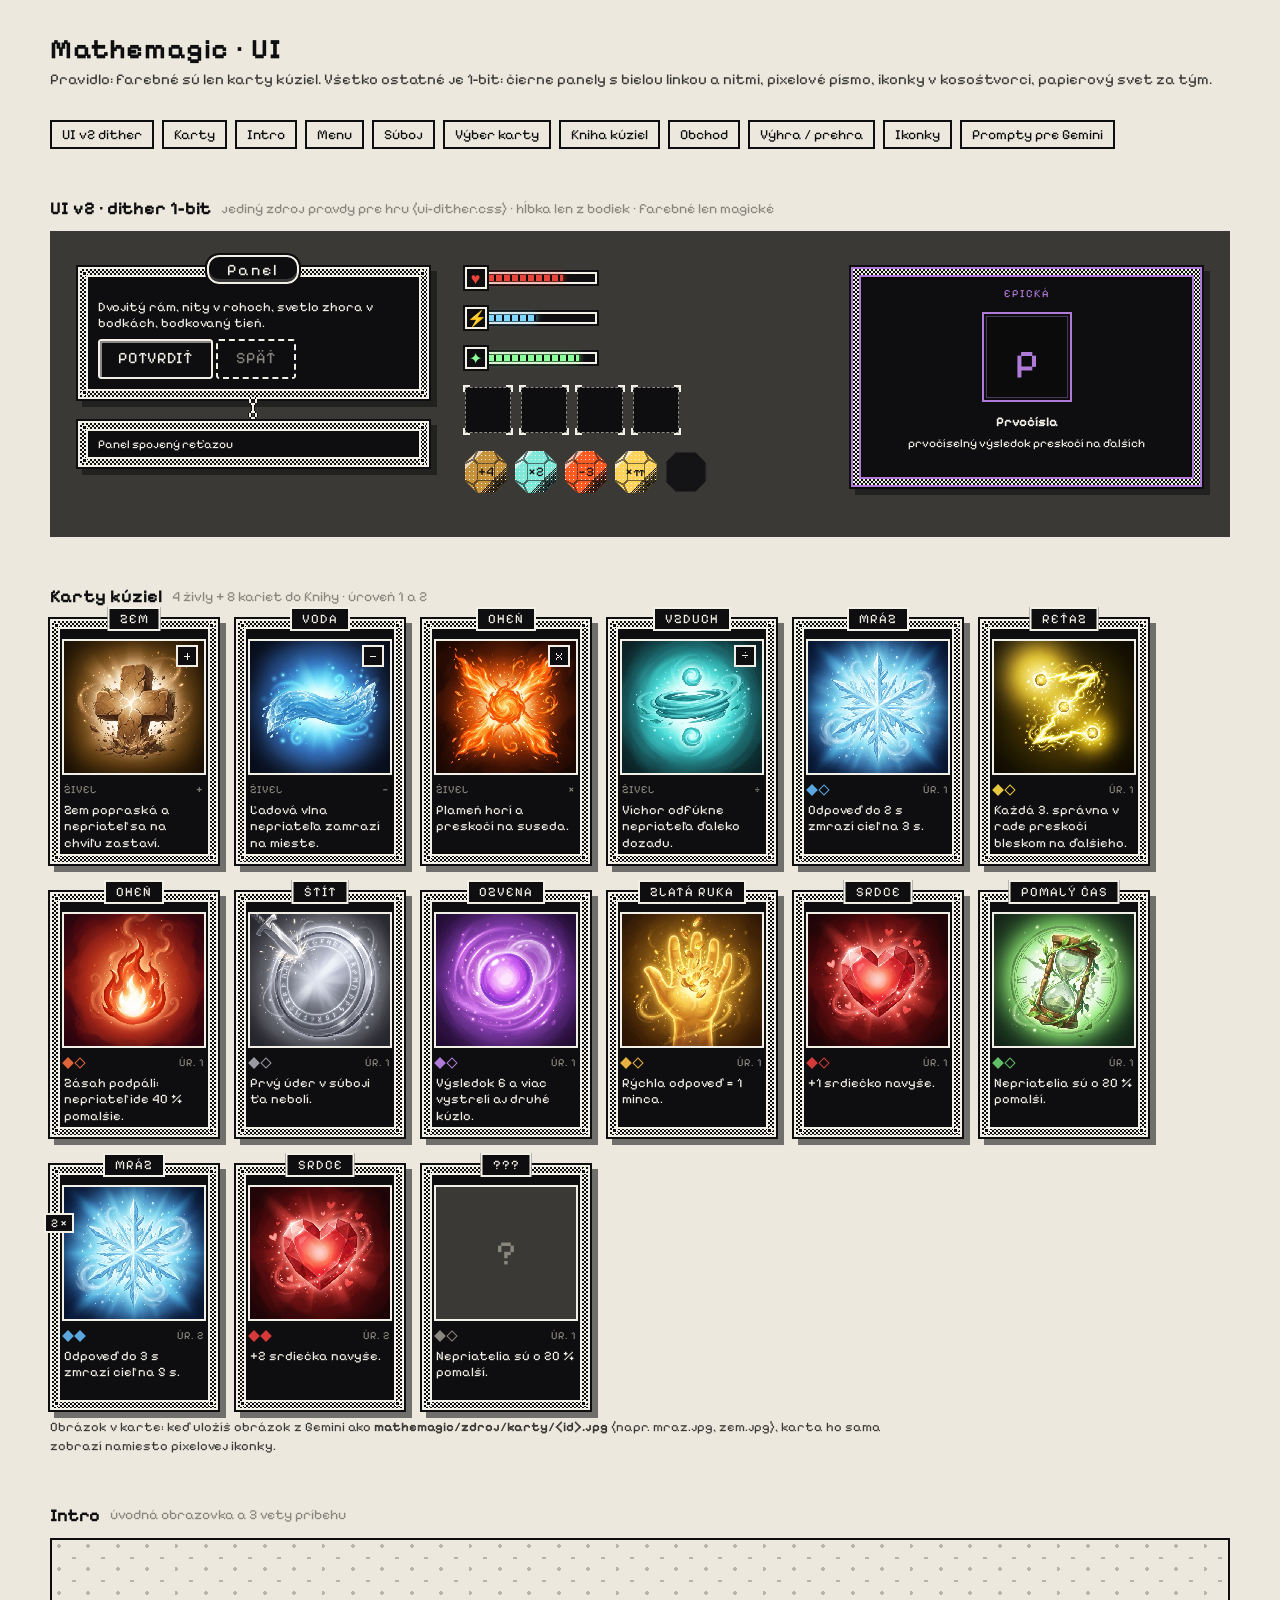
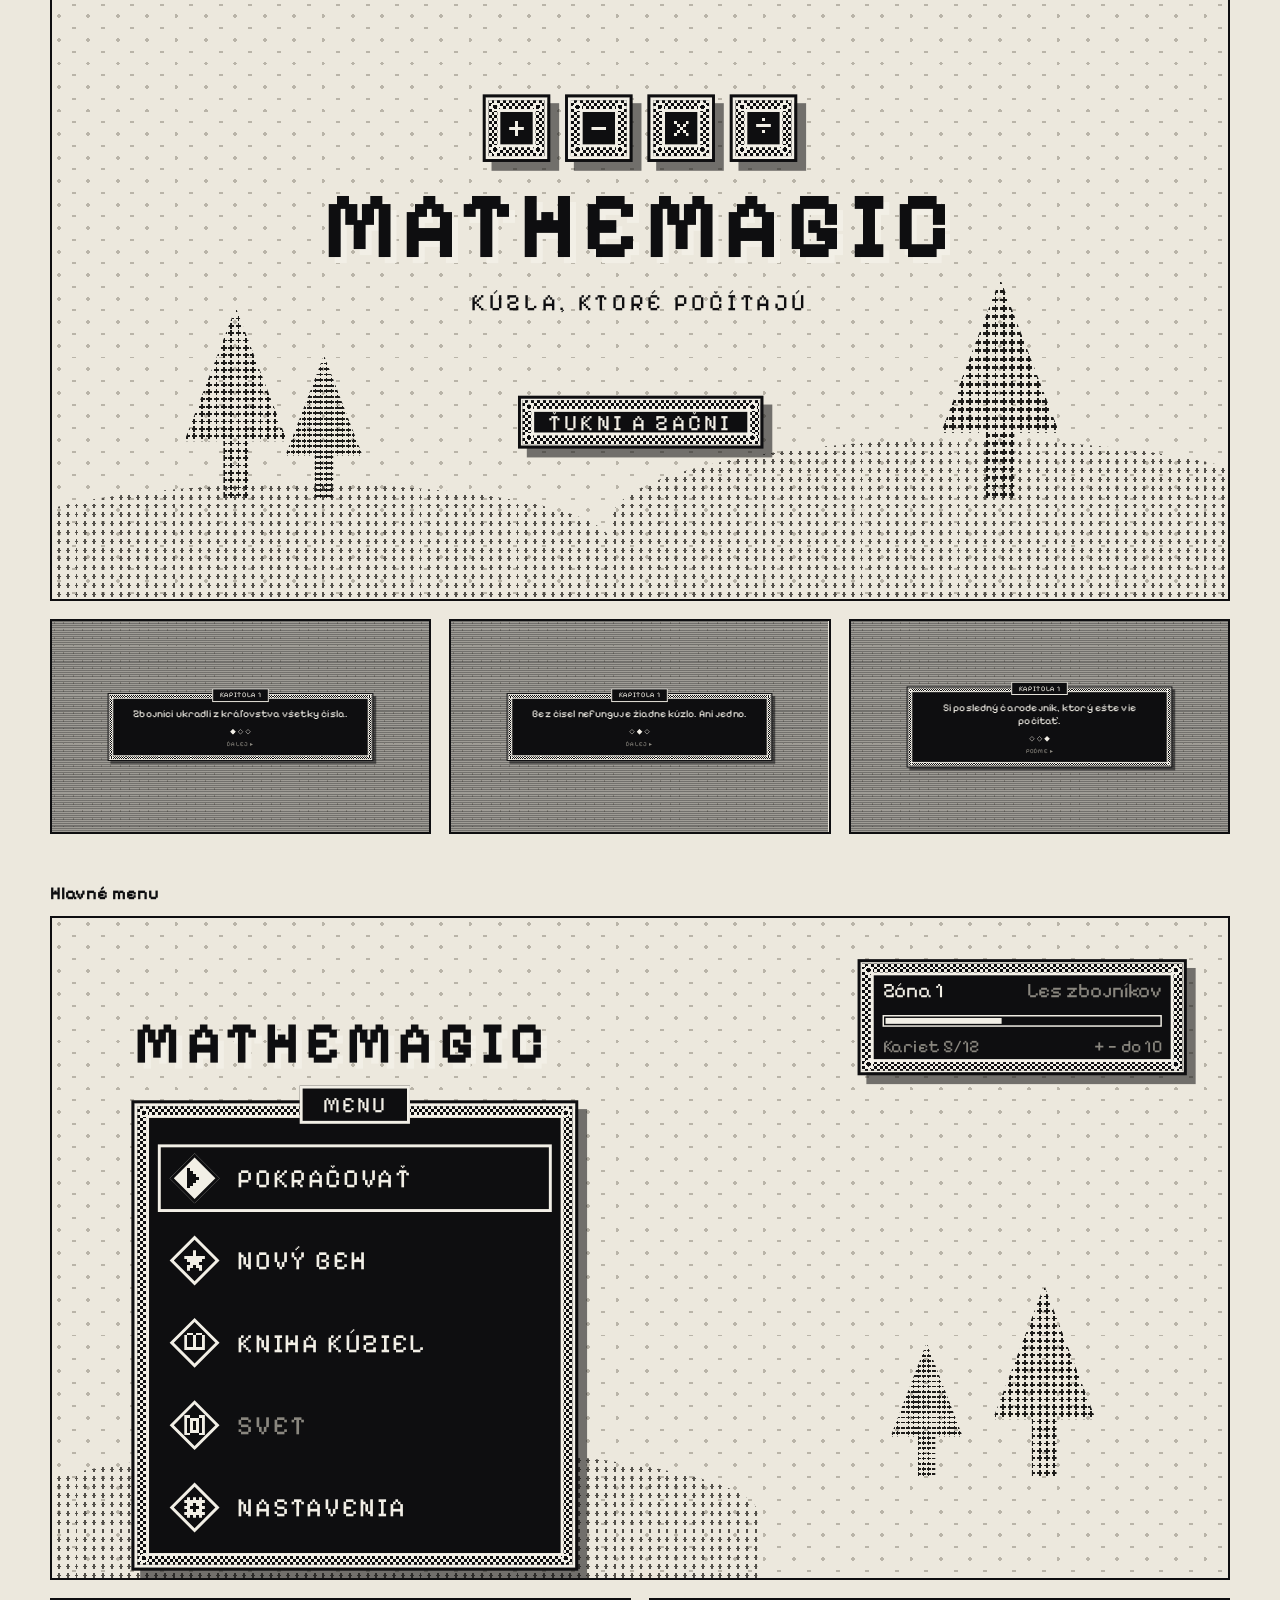
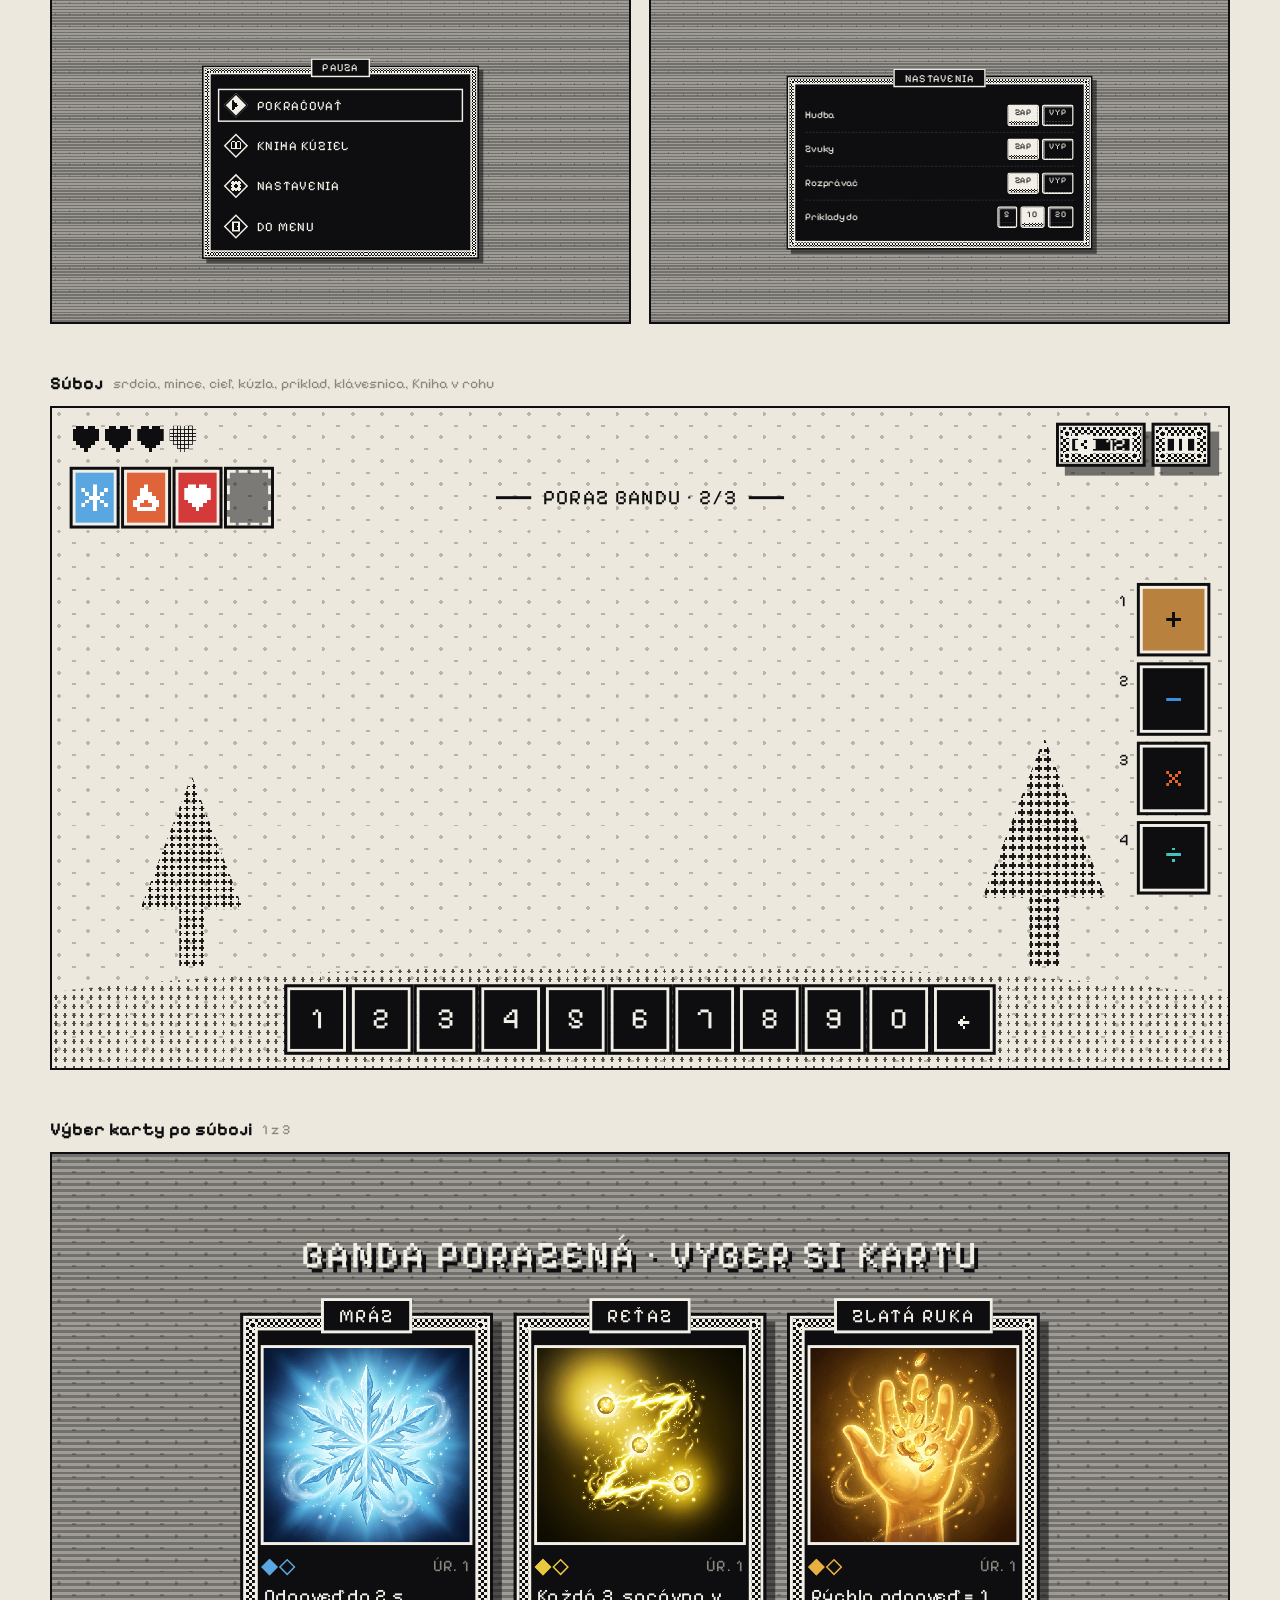
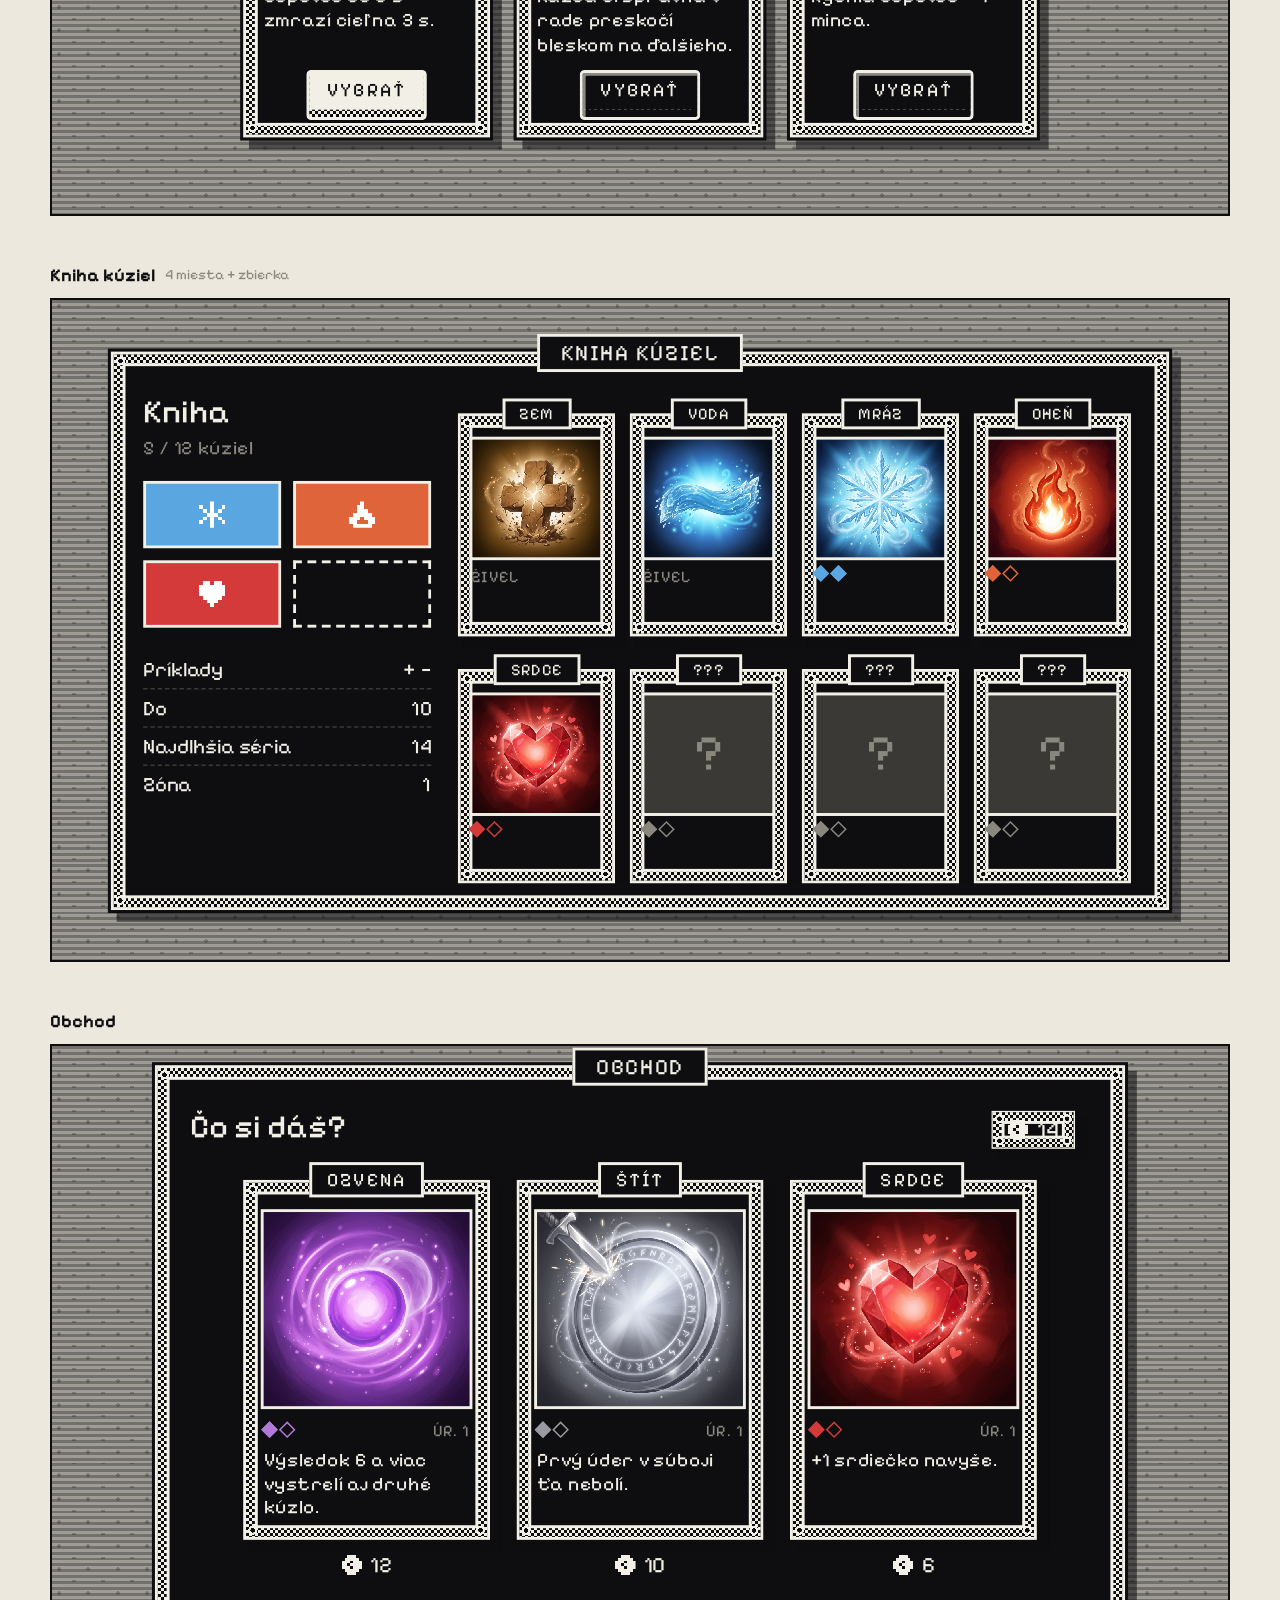
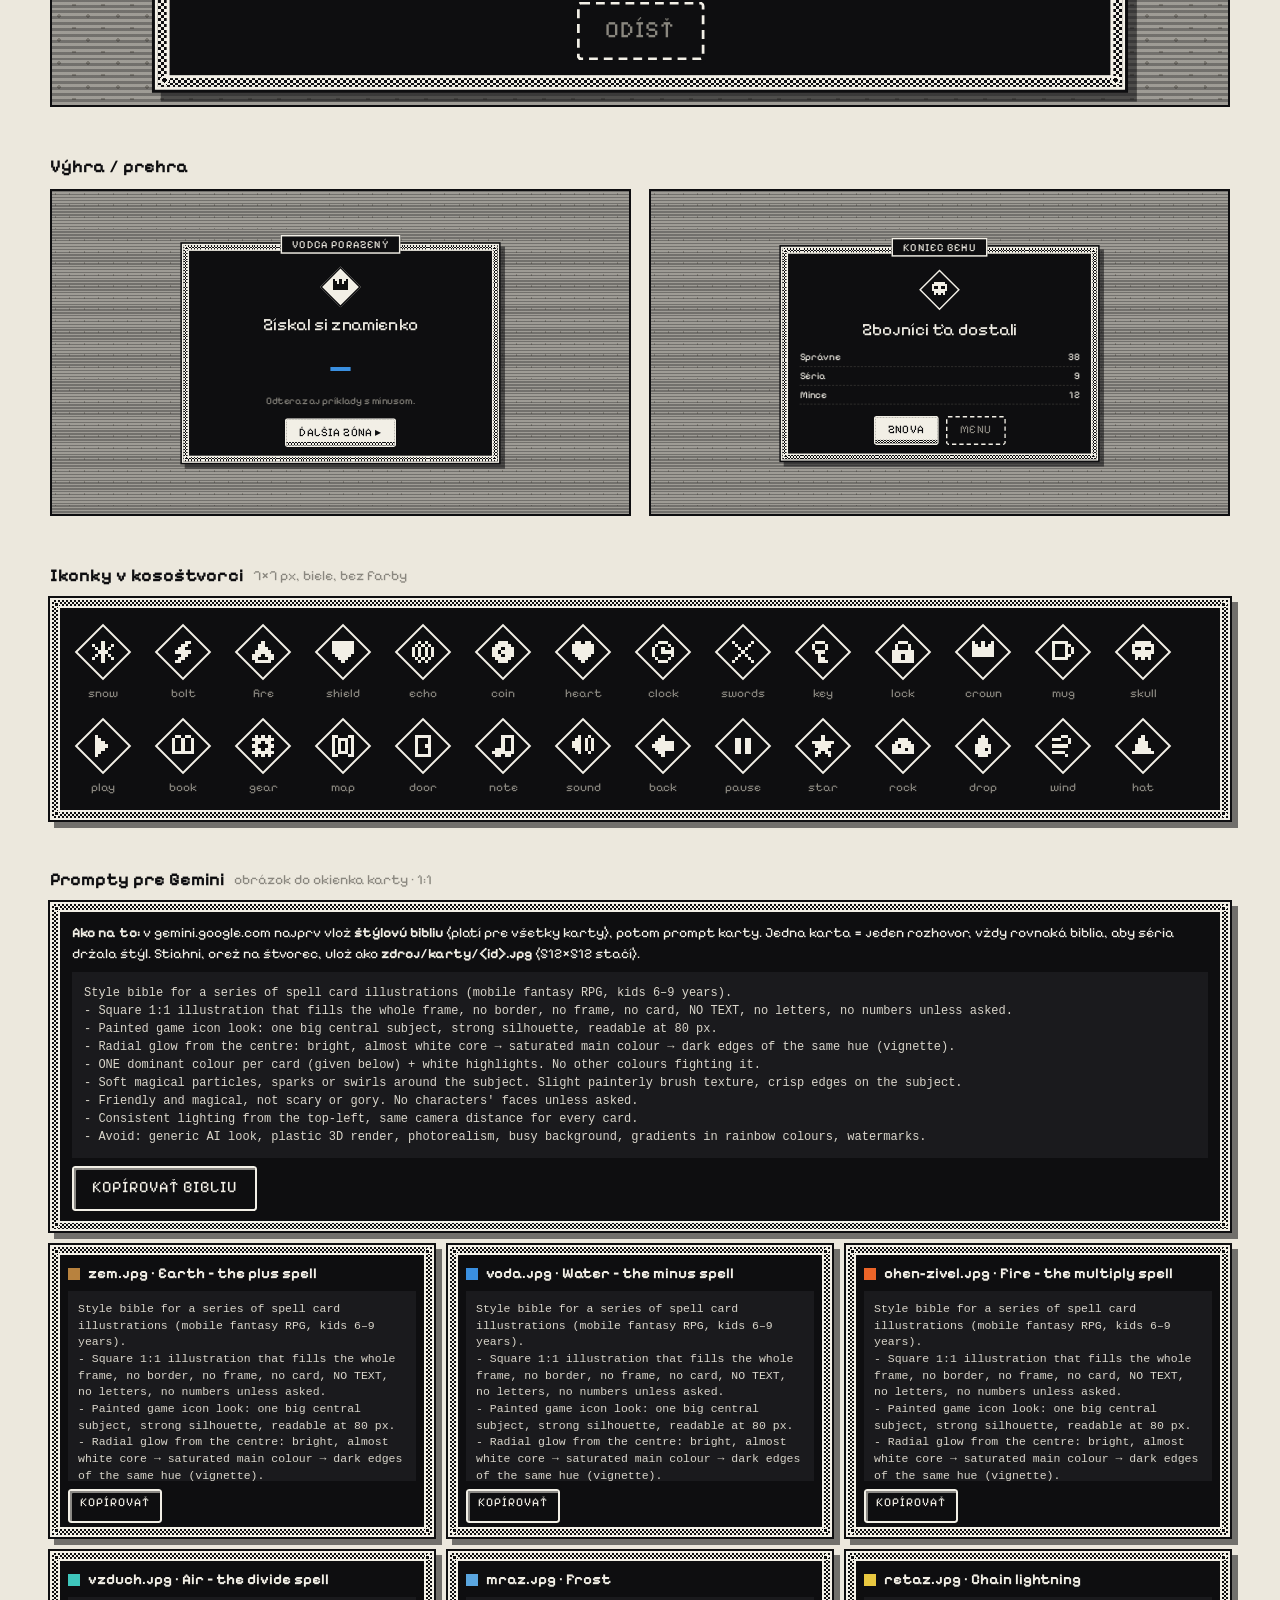
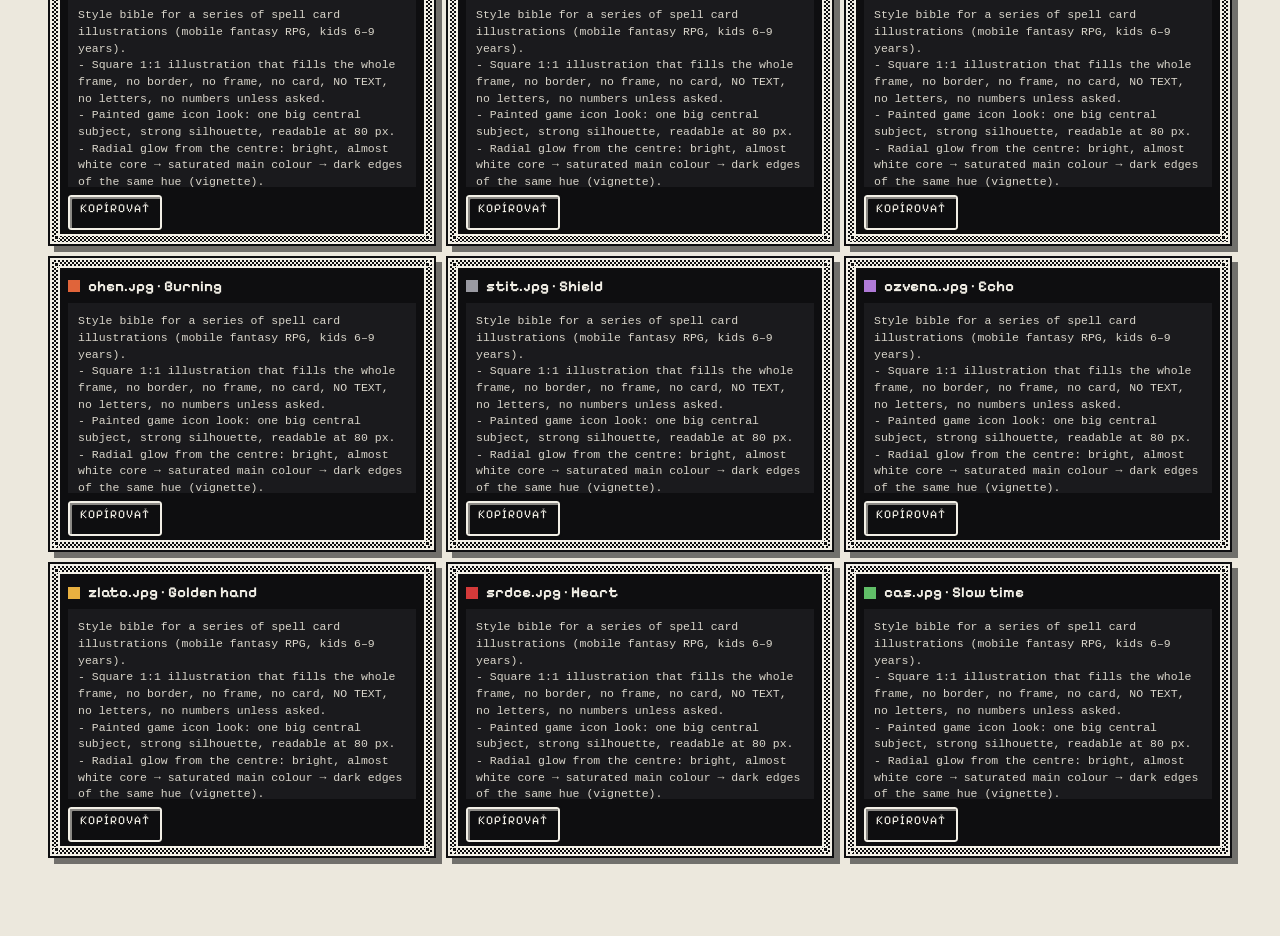
<file: scena3d/ui.html>
<!doctype html>
<html lang="sk">
<head>
<meta charset="utf-8">
<meta name="viewport" content="width=device-width,initial-scale=1">
<title>Mathemagic – UI</title>
<link href="https://fonts.googleapis.com/css2?family=Pixelify+Sans:wght@400;500;700&display=swap" rel="stylesheet">
<style>
  /* Pravidlo: farebné sú len karty kúziel. Všetko ostatné 1-bit – čierna, biela, papier. */
  :root {
    --ink: #0e0e10; --line: #f2efe6; --paper: #ece8dd; --grey: #8a877f; --dim: #3a3936;
    --zem: #b8823e; --voda: #3a8fe0; --ohen: #ec6428; --vzduch: #3ec6bc;
  }
  * { box-sizing: border-box; }
  html, body { margin: 0; background: var(--paper); color: var(--ink); font-family: 'Pixelify Sans', monospace; -webkit-font-smoothing: none; }
  body { padding: 32px 16px 80px; }
  .wrap { max-width: 1180px; margin: 0 auto; }
  h1.kit { font-size: 28px; margin: 0 0 4px; letter-spacing: 1px; }
  p.kit { margin: 0 0 32px; color: var(--dim); font-size: 15px; }
  h2.kit { font-size: 18px; margin: 48px 0 12px; display: flex; align-items: center; gap: 10px; }
  h2.kit span { color: var(--grey); font-weight: 400; font-size: 14px; }
  nav.kit { display: flex; flex-wrap: wrap; gap: 8px; margin-bottom: 8px; }
  nav.kit a { color: var(--ink); font-size: 14px; border: 2px solid var(--ink); padding: 4px 10px; text-decoration: none; }
  nav.kit a:hover { background: var(--ink); color: var(--line); }

  /* ---------- pixel prvky ---------- */
  .pix { height: 1em; fill: currentColor; display: inline-block; vertical-align: -0.1em; }
  .ico { width: 1em; height: 1em; display: block; }
  /* panel s nitmi v rohoch */
  .panel {
    position: relative; color: var(--line); border: 2px solid var(--line); outline: 2px solid var(--ink);
    background:
      linear-gradient(var(--line), var(--line)) 4px 4px / 4px 4px no-repeat,
      linear-gradient(var(--line), var(--line)) calc(100% - 4px) 4px / 4px 4px no-repeat,
      linear-gradient(var(--line), var(--line)) 4px calc(100% - 4px) / 4px 4px no-repeat,
      linear-gradient(var(--line), var(--line)) calc(100% - 4px) calc(100% - 4px) / 4px 4px no-repeat,
      var(--ink);
    box-shadow: 6px 6px 0 rgba(14,14,16,.25);
  }
  .panel.thin { border-width: 1px; }
  .tag { /* štítok nad panelom */
    position: absolute; left: 50%; top: -14px; transform: translateX(-50%); white-space: nowrap;
    background: var(--ink); border: 2px solid var(--line); padding: 2px 14px; font-size: 15px; letter-spacing: 1px; text-transform: uppercase;
  }
  .btn {
    font: inherit; color: var(--line); background: var(--ink); border: 2px solid var(--line); outline: 2px solid var(--ink);
    padding: 7px 18px; font-size: 16px; letter-spacing: 1px; text-transform: uppercase; cursor: pointer; display: inline-flex; align-items: center; gap: 10px;
  }
  .btn:hover, .btn.on { background: var(--line); color: var(--ink); }
  .btn.ghost { border-style: dashed; color: var(--grey); }
  /* ikonka v kosoštvorci */
  .dia { width: 34px; height: 34px; position: relative; flex: none; display: grid; place-items: center; color: var(--line); }
  .dia::before { content: ''; position: absolute; inset: 5px; border: 2px solid currentColor; transform: rotate(45deg); }
  .dia .ico { width: 14px; height: 14px; position: relative; }
  .dia.big { width: 56px; height: 56px; } .dia.big::before { inset: 8px; } .dia.big .ico { width: 22px; height: 22px; }
  .dia.fill::before { background: var(--line); } .dia.fill { color: var(--ink); }
  .pips { display: flex; gap: 4px; }
  .pips i { width: 8px; height: 8px; border: 1.5px solid currentColor; transform: rotate(45deg); }
  .pips i.on { background: currentColor; }
  .bar { height: 8px; border: 1.5px solid var(--line); position: relative; }
  .bar b { position: absolute; inset: 1px auto 1px 1px; background: var(--line); }

  /* ---------- obrazovka 16:9 (navrhnutá na 800×450, škáluje sa) ---------- */
  .screen { width: 100%; aspect-ratio: 16/9; position: relative; overflow: hidden; border: 2px solid var(--ink); }
  .screen > .stage { position: absolute; left: 0; top: 0; width: 800px; height: 450px; transform-origin: 0 0; }
  /* papierový svet za UI – znamienka ako v hre */
  .world {
    position: absolute; inset: 0; background-color: var(--paper);
    background-image:
      radial-gradient(ellipse 60% 40% at 30% 85%, rgba(14,14,16,.0) 0, rgba(236,232,221,0) 100%),
      url("data:image/svg+xml,%3Csvg xmlns='http://www.w3.org/2000/svg' width='20' height='16'%3E%3Cpath d='M3 4h3M4.5 2.5v3M13 12h3' stroke='%23b9b4a8' stroke-width='1' fill='none' shape-rendering='crispEdges'/%3E%3C/svg%3E");
  }
  .world .hill { position: absolute; bottom: 0; background-image: url("data:image/svg+xml,%3Csvg xmlns='http://www.w3.org/2000/svg' width='6' height='6'%3E%3Cpath d='M1 3h3M2.5 1.5v3' stroke='%2353504a' stroke-width='1' fill='none' shape-rendering='crispEdges'/%3E%3C/svg%3E"); }
  .world .tree { position: absolute; bottom: 70px; width: 70px; height: 130px; clip-path: polygon(50% 0, 100% 70%, 62% 70%, 62% 100%, 38% 100%, 38% 70%, 0 70%);
    background-image: url("data:image/svg+xml,%3Csvg xmlns='http://www.w3.org/2000/svg' width='5' height='5'%3E%3Cpath d='M0 2.5h4M2 .5v4' stroke='%231c1b19' stroke-width='1.2' fill='none' shape-rendering='crispEdges'/%3E%3C/svg%3E"); }
  .scrim { position: absolute; inset: 0; background: repeating-linear-gradient(0deg, rgba(14,14,16,.55) 0 2px, rgba(14,14,16,.35) 2px 4px); }

  /* ---------- KARTA KÚZLA (jediná farebná vec) ---------- */
  .cards { display: flex; flex-wrap: wrap; gap: 28px 18px; }
  .card { width: 168px; flex: none; position: relative; padding: 18px 10px 10px; color: var(--line); }
  .card .tag { font-size: 13px; padding: 2px 10px; }
  .card .count { position: absolute; left: -8px; top: 46px; background: var(--ink); border: 2px solid var(--line); font-size: 12px; padding: 1px 5px; z-index: 2; }
  .art {
    height: 136px; position: relative; overflow: hidden; border: 2px solid var(--line);
    background: radial-gradient(circle at 50% 46%, var(--c2) 0, var(--c) 38%, var(--c3) 100%);
  }
  .art::before { /* jemné znamienka v pozadí obrázka */
    content: ''; position: absolute; inset: 0; opacity: .22;
    background-image: url("data:image/svg+xml,%3Csvg xmlns='http://www.w3.org/2000/svg' width='14' height='14'%3E%3Cpath d='M2 4h4M4 2v4M9 11h4' stroke='white' stroke-width='1' fill='none' shape-rendering='crispEdges'/%3E%3C/svg%3E");
  }
  .art .ico, .art .pix { position: absolute; left: 50%; top: 50%; transform: translate(-50%,-50%); width: 64px; height: 64px; filter: drop-shadow(0 0 8px rgba(255,255,255,.75)); }
  .art .pix { width: auto; height: 56px; fill: #fff; }
  .art img { position: absolute; inset: 0; width: 100%; height: 100%; object-fit: cover; image-rendering: auto; }
  .art .sign { position: absolute; right: 6px; top: 4px; width: 22px; height: 22px; display: grid; place-items: center; background: var(--ink); border: 2px solid var(--line); }
  .art .sign .pix { position: static; transform: none; height: 9px; filter: none; fill: var(--line); }
  .card .meta { display: flex; justify-content: space-between; align-items: center; margin: 8px 2px 6px; color: var(--c); }
  .card .meta small { color: var(--grey); font-size: 11px; letter-spacing: 1px; text-transform: uppercase; }
  .card p { margin: 0 2px; font-size: 13px; line-height: 1.25; min-height: 50px; color: var(--line); }
  .card .foot { margin-top: 8px; display: flex; justify-content: center; }
  .card .foot .btn { font-size: 13px; padding: 4px 12px; }
  .card.mini { width: auto; padding: 14px 6px 6px; }
  .card.mini .art { height: 84px; } .card.mini .art .ico { width: 40px; height: 40px; } .card.mini .art .pix { height: 34px; }
  .card.mini .tag { font-size: 11px; top: -12px; }
  .card.mini .meta { margin: 5px 1px 0; }
  .card.locked .art { background: var(--dim); } .card.locked .art::before, .card.locked .art > * { display: none; }
  .card.locked .art::after { content: '?'; position: absolute; inset: 0; display: grid; place-items: center; font-size: 34px; color: var(--grey); }
  .card.locked .meta { color: var(--grey); }

  /* ---------- obsah obrazoviek ---------- */
  .logo { font-size: 64px; font-weight: 700; letter-spacing: 4px; color: var(--ink); line-height: 1; text-shadow: 4px 4px 0 var(--line); }
  .center { position: absolute; inset: 0; display: flex; flex-direction: column; align-items: center; justify-content: center; }
  .blink { animation: blink 1.1s steps(2) infinite; } @keyframes blink { 50% { opacity: 0; } }
  .menu { display: flex; flex-direction: column; gap: 10px; }
  .menu .row { display: flex; align-items: center; gap: 12px; padding: 4px 16px 4px 6px; font-size: 18px; letter-spacing: 1px; text-transform: uppercase; cursor: pointer; border: 2px solid transparent; }
  .menu .row:hover, .menu .row.on { border-color: var(--line); }
  .menu .row.on .dia::before { background: var(--line); } .menu .row.on .dia { color: var(--ink); }
  .menu .row.off { color: var(--grey); }
  .hud-top { position: absolute; left: 14px; right: 14px; top: 12px; display: flex; justify-content: space-between; align-items: flex-start; }
  .hearts { display: flex; gap: 4px; color: var(--ink); } .hearts .ico { width: 18px; height: 18px; }
  .hearts .ico.empty path { fill: none; stroke: var(--ink); stroke-width: .2; }
  .chip { display: inline-flex; align-items: center; gap: 6px; padding: 3px 10px; font-size: 15px; }
  .chip .ico { width: 14px; height: 14px; }
  .goal { position: absolute; top: 52px; left: 50%; transform: translateX(-50%); font-size: 14px; color: var(--ink); letter-spacing: 1px; text-transform: uppercase; display: flex; gap: 8px; align-items: center; }
  .goal::before, .goal::after { content: ''; width: 24px; height: 2px; background: var(--ink); }
  .problem { position: absolute; left: 50%; bottom: 74px; transform: translateX(-50%); padding: 8px 22px; font-size: 30px; display: flex; gap: 12px; align-items: center; }
  .problem .slot { width: 46px; height: 38px; border: 2px dashed var(--line); display: grid; place-items: center; }
  .keys { position: absolute; left: 50%; bottom: 12px; transform: translateX(-50%); display: flex; gap: 4px; }
  .keys button { font: inherit; width: 40px; height: 44px; font-size: 20px; color: var(--line); background: var(--ink); border: 2px solid var(--line); outline: 2px solid var(--ink); cursor: pointer; }
  .keys button:hover { background: var(--line); color: var(--ink); }
  .spells { position: absolute; right: 14px; top: 50%; transform: translateY(-50%); display: flex; flex-direction: column; gap: 8px; }
  .spells .s { width: 46px; height: 46px; border: 2px solid var(--line); outline: 2px solid var(--ink); display: grid; place-items: center; background: var(--ink); position: relative; }
  .spells .s .pix { height: 14px; fill: var(--c); }
  .spells .s.on { background: var(--c); } .spells .s.on .pix { fill: var(--ink); }
  .spells .s kbd { position: absolute; left: -16px; top: 2px; font: inherit; font-size: 11px; color: var(--ink); }
  .slots4 { position: absolute; left: 14px; top: 42px; display: flex; gap: 5px; }
  .slots4 .sl { width: 30px; height: 38px; border: 2px solid var(--line); outline: 2px solid var(--ink); background: var(--ink); display: grid; place-items: center; }
  .slots4 .sl .ico { width: 18px; height: 18px; }
  .slots4 .sl.c { background: var(--c); } .slots4 .sl.empty { border-style: dashed; background: rgba(14,14,16,.5); }
  .story { width: 560px; padding: 26px 30px 22px; font-size: 22px; line-height: 1.35; text-align: center; }
  .story .dots { display: flex; justify-content: center; gap: 8px; margin-top: 18px; }
  .story .dots i { width: 8px; height: 8px; border: 1.5px solid var(--line); transform: rotate(45deg); } .story .dots i.on { background: var(--line); }
  .story .next { margin-top: 14px; font-size: 13px; color: var(--grey); letter-spacing: 1px; text-transform: uppercase; }
  .vault { width: 720px; height: 380px; padding: 26px 20px 16px; display: grid; grid-template-columns: 196px 1fr; gap: 18px; }
  .vault h3, .shop h3 { margin: 0 0 4px; font-size: 22px; font-weight: 500; } .vault .sub { color: var(--grey); font-size: 13px; }
  .grid { display: grid; grid-template-columns: repeat(4, minmax(0,1fr)); gap: 22px 10px; padding-right: 4px; padding-top: 14px; overflow: hidden; }
  .stat { display: flex; justify-content: space-between; font-size: 14px; padding: 4px 0; border-bottom: 1px dashed var(--dim); }
  .stat:last-child { border: 0; }
  .shop { width: 660px; padding: 26px 22px 18px; }
  .shop .row { display: flex; gap: 18px; justify-content: center; margin-top: 18px; }
  .price { display: flex; align-items: center; gap: 6px; justify-content: center; margin-top: 8px; font-size: 15px; color: var(--line); }
  .price .ico { width: 14px; height: 14px; }
  .notes { font-size: 13px; color: var(--dim); margin: 8px 0 0; line-height: 1.45; max-width: 880px; }

  /* ---------- prompty ---------- */
  .prompts { display: grid; grid-template-columns: repeat(auto-fill, minmax(340px, 1fr)); gap: 14px; }
  .pr { padding: 16px 16px 12px; font-size: 13px; line-height: 1.45; }
  .pr b { font-size: 15px; display: flex; align-items: center; gap: 8px; margin-bottom: 6px; }
  .pr b i { width: 12px; height: 12px; background: var(--c); display: inline-block; }
  .pr code { display: block; font-family: ui-monospace, Menlo, monospace; font-size: 11.5px; color: #d9d5ca; white-space: pre-wrap; background: #1a1a1d; padding: 10px; margin: 6px 0 8px; max-height: 190px; overflow: auto; }
  .pr .btn { font-size: 12px; padding: 3px 10px; }
  .bible { padding: 18px 20px; font-size: 14px; line-height: 1.5; }
  .bible code { display: block; font-family: ui-monospace, Menlo, monospace; font-size: 12px; white-space: pre-wrap; background: #1a1a1d; color: #d9d5ca; padding: 12px; margin-top: 8px; }
  @media (max-width: 600px) { .card { width: 150px; } .art { height: 120px; } .logo { font-size: 48px; } }
</style>
<link rel="stylesheet" href="ui-dither.css">
</head>
<body>
<div class="wrap">
  <h1 class="kit">Mathemagic · UI</h1>
  <p class="kit">Pravidlo: farebné sú len karty kúziel. Všetko ostatné je 1-bit: čierne panely s bielou linkou a nitmi, pixelové písmo, ikonky v kosoštvorci, papierový svet za tým.</p>
  <nav class="kit">
    <a href="#v2">UI v2 dither</a><a href="#karty">Karty</a><a href="#intro">Intro</a><a href="#menu">Menu</a><a href="#hud">Súboj</a><a href="#vyber">Výber karty</a>
    <a href="#kniha">Kniha kúziel</a><a href="#krcma">Obchod</a><a href="#koniec">Výhra / prehra</a><a href="#ikony">Ikonky</a><a href="#prompty">Prompty pre Gemini</a>
  </nav>

  <h2 class="kit" id="v2">UI v2 · dither 1-bit <span>jediný zdroj pravdy pre hru (ui-dither.css) · hĺbka len z bodiek · farebné len magické</span></h2>
  <div style="background:#3a3936;padding:36px 28px 44px;display:grid;grid-template-columns:repeat(auto-fit,minmax(260px,1fr));gap:36px;align-items:start">
    <div>
      <div class="dpanel" style="padding:30px 18px 18px;color:#f2efe6"><span class="ptag" style="position:absolute;left:50%;top:-14px;transform:translateX(-50%)">Panel</span>
        <p style="margin:0 0 8px;font-size:13px">Dvojitý rám, nity v rohoch, svetlo zhora v bodkách, bodkovaný tieň.</p>
        <button class="btn">Potvrdiť</button> <button class="btn ghost">Späť</button>
      </div>
      <i class="dchain"></i>
      <div class="dpanel" style="padding:14px 18px;color:#f2efe6;font-size:12px">Panel spojený reťazou</div>
    </div>
    <div style="display:flex;flex-direction:column;gap:18px;color:#f2efe6">
      <span class="dbar" style="--c:#e8443a"><span class="di">♥</span><i><u style="width:70%"></u></i></span>
      <span class="dbar" style="--c:#7fd6ff"><span class="di">⚡</span><i><u style="width:45%"></u></i></span>
      <span class="dbar" style="--c:#8dff98"><span class="di">✦</span><i><u style="width:85%"></u></i></span>
      <div style="display:flex;gap:10px"><span class="dslot" style="width:46px;height:46px"></span><span class="dslot" style="width:46px;height:46px"></span><span class="dslot" style="width:46px;height:46px"></span><span class="dslot" style="width:46px;height:46px"></span></div>
      <div style="display:flex;gap:8px"><button class="vs" style="--c:#c8923a">+4</button><button class="vs" style="--c:#7fe8d8">×2</button><button class="vs" style="--c:#ff5a22">−3</button><button class="vs" style="--c:#ffd25a">×π</button><i class="vs empty"></i></div>
    </div>
    <div class="lvopts" style="display:block"><button class="lvo panel" style="--rc:#b07ad8;width:100%;min-height:220px;padding:18px 14px;display:flex;flex-direction:column;gap:6px;align-items:center;color:#f2efe6"><em class="rar" style="color:#b07ad8;font-style:normal;font-size:11px">EPICKÁ</em><div class="lvart key" style="font-size:40px;width:90px;height:90px;display:grid;place-items:center">p</div><b>Prvočísla</b><span style="font-size:12px">prvočíselný výsledok preskočí na ďalších</span></button></div>
  </div>
  <h2 class="kit" id="karty">Karty kúziel <span>4 živly + 8 kariet do Knihy · úroveň 1 a 2</span></h2>
  <div class="cards" id="cards"></div>
  <p class="notes">Obrázok v karte: keď uložíš obrázok z Gemini ako <b>mathemagic/zdroj/karty/&lt;id&gt;.jpg</b> (napr. mraz.jpg, zem.jpg), karta ho sama zobrazí namiesto pixelovej ikonky.</p>

  <h2 class="kit" id="intro">Intro <span>úvodná obrazovka a 3 vety príbehu</span></h2>
  <div class="screen" data-s>
    <div class="stage">
      <div class="world"><div class="hill" style="left:-40px;width:420px;height:80px;border-radius:50% 50% 0 0"></div><div class="hill" style="right:-60px;width:480px;height:110px;border-radius:50% 50% 0 0"></div><div class="tree" style="left:90px"></div><div class="tree" style="left:150px;transform:scale(.75);transform-origin:bottom"></div><div class="tree" style="right:120px;transform:scale(1.15);transform-origin:bottom"></div></div>
      <div class="center">
        <div style="display:flex;gap:14px;margin-bottom:14px" id="introSigns"></div>
        <div class="logo">MATHEMAGIC</div>
        <div style="margin-top:10px;font-size:16px;letter-spacing:3px;text-transform:uppercase">Kúzla, ktoré počítajú</div>
        <div style="margin-top:56px" class="panel thin"><div class="blink" style="padding:6px 18px;font-size:15px;letter-spacing:2px;text-transform:uppercase">Ťukni a začni</div></div>
      </div>
    </div>
  </div>
  <div class="cards" style="margin-top:18px;gap:18px">
    <div class="screen" data-s style="flex:1 1 360px"><div class="stage"><div class="world"></div><div class="scrim"></div><div class="center"><div class="panel story"><span class="tag">Kapitola 1</span>Zbojníci ukradli z kráľovstva všetky čísla.<div class="dots"><i class="on"></i><i></i><i></i></div><div class="next blink">Ďalej ▸</div></div></div></div></div>
    <div class="screen" data-s style="flex:1 1 360px"><div class="stage"><div class="world"></div><div class="scrim"></div><div class="center"><div class="panel story"><span class="tag">Kapitola 1</span>Bez čísel nefunguje žiadne kúzlo. Ani jedno.<div class="dots"><i></i><i class="on"></i><i></i></div><div class="next blink">Ďalej ▸</div></div></div></div></div>
    <div class="screen" data-s style="flex:1 1 360px"><div class="stage"><div class="world"></div><div class="scrim"></div><div class="center"><div class="panel story"><span class="tag">Kapitola 1</span>Si posledný čarodejník, ktorý ešte vie počítať.<div class="dots"><i></i><i></i><i class="on"></i></div><div class="next blink">Poďme ▸</div></div></div></div></div>
  </div>

  <h2 class="kit" id="menu">Hlavné menu</h2>
  <div class="screen" data-s>
    <div class="stage">
      <div class="world"><div class="hill" style="left:-40px;width:520px;height:90px;border-radius:50% 50% 0 0"></div><div class="tree" style="right:90px"></div><div class="tree" style="right:170px;transform:scale(.7);transform-origin:bottom"></div></div>
      <div style="position:absolute;left:56px;top:46px" class="logo" ><span style="font-size:40px">MATHEMAGIC</span></div>
      <div class="panel" style="position:absolute;left:56px;top:126px;width:300px;padding:26px 14px 16px">
        <span class="tag">Menu</span>
        <div class="menu" id="mainMenu"></div>
      </div>
      <div class="panel thin" style="position:absolute;right:30px;top:30px;padding:10px 14px;width:220px;font-size:14px">
        <div style="display:flex;justify-content:space-between"><span>Zóna 1</span><span style="color:var(--grey)">Les zbojníkov</span></div>
        <div class="bar" style="margin:8px 0 6px"><b style="width:42%"></b></div>
        <div style="display:flex;justify-content:space-between;color:var(--grey);font-size:12px"><span>Kariet 5/12</span><span>+ − do 10</span></div>
      </div>
    </div>
  </div>
  <div class="cards" style="margin-top:18px;gap:18px">
    <div class="screen" data-s style="flex:1 1 360px"><div class="stage"><div class="world"></div><div class="scrim"></div><div class="center">
      <div class="panel" style="width:380px;padding:28px 18px 18px"><span class="tag">Pauza</span><div class="menu" id="pauseMenu"></div></div></div></div></div>
    <div class="screen" data-s style="flex:1 1 360px"><div class="stage"><div class="world"></div><div class="scrim"></div><div class="center">
      <div class="panel" style="width:420px;padding:28px 22px 18px;font-size:16px"><span class="tag">Nastavenia</span><div id="settings"></div></div></div></div></div>
  </div>

  <h2 class="kit" id="hud">Súboj <span>srdcia, mince, cieľ, kúzla, príklad, klávesnica, Kniha v rohu</span></h2>
  <div class="screen" data-s>
    <div class="stage">
      <div class="world"><div class="hill" style="left:-60px;width:900px;height:70px;border-radius:50% 50% 0 0"></div><div class="tree" style="left:60px"></div><div class="tree" style="left:640px;transform:scale(1.2);transform-origin:bottom"></div></div>
      <div class="hud-top">
        <div class="hearts" id="hearts"></div>
        <div style="display:flex;gap:8px"><div class="panel thin chip" id="coins"></div><div class="panel thin chip" id="pauseBtn"></div></div>
      </div>
      <div class="goal">Poraz bandu · 2/3</div>
      <div class="spells" id="spellBtns"></div>
      <div class="panel problem"><span>7</span><span id="pPlus"></span><span>2</span><span id="pEq"></span><span class="slot blink">?</span></div>
      <div class="keys" id="keys"></div>
      <div class="slots4" id="slots4"></div>
    </div>
  </div>

  <h2 class="kit" id="vyber">Výber karty po súboji <span>1 z 3</span></h2>
  <div class="screen" data-s>
    <div class="stage"><div class="world"></div><div class="scrim"></div>
      <div class="center"><div style="color:var(--line);font-size:26px;letter-spacing:2px;text-transform:uppercase;margin-bottom:26px;text-shadow:3px 3px 0 var(--ink)">Banda porazená · vyber si kartu</div><div class="cards" id="pick" style="justify-content:center"></div></div>
    </div>
  </div>

  <h2 class="kit" id="kniha">Kniha kúziel <span>4 miesta + zbierka</span></h2>
  <div class="screen" data-s>
    <div class="stage"><div class="world"></div><div class="scrim"></div>
      <div class="center"><div class="panel vault"><span class="tag">Kniha kúziel</span>
        <div>
          <h3>Kniha</h3><div class="sub">5 / 12 kúziel</div>
          <div style="display:grid;grid-template-columns:repeat(2,1fr);gap:8px;margin:14px 0 16px" id="bookSlots"></div>
          <div class="stat"><span>Príklady</span><span>+ −</span></div>
          <div class="stat"><span>Do</span><span>10</span></div>
          <div class="stat"><span>Najdlhšia séria</span><span>14</span></div>
          <div class="stat"><span>Zóna</span><span>1</span></div>
        </div>
        <div class="grid" id="vault"></div>
      </div></div>
    </div>
  </div>

  <h2 class="kit" id="krcma">Obchod</h2>
  <div class="screen" data-s>
    <div class="stage"><div class="world"></div><div class="scrim"></div>
      <div class="center"><div class="panel shop"><span class="tag">Obchod</span>
        <div style="display:flex;justify-content:space-between;align-items:center"><h3>Čo si dáš?</h3><div class="chip" id="coins2"></div></div>
        <div class="row" id="shop"></div>
        <div style="display:flex;justify-content:center;margin-top:16px"><button class="btn ghost">Odísť</button></div>
      </div></div>
    </div>
  </div>

  <h2 class="kit" id="koniec">Výhra / prehra</h2>
  <div class="cards" style="gap:18px">
    <div class="screen" data-s style="flex:1 1 360px"><div class="stage"><div class="world"></div><div class="scrim"></div><div class="center">
      <div class="panel" style="width:440px;padding:30px 24px 20px;text-align:center"><span class="tag">Vodca porazený</span>
        <div style="display:flex;justify-content:center;margin-bottom:10px" id="winIco"></div>
        <div style="font-size:24px">Získal si znamienko</div><div style="font-size:64px;line-height:1.1;margin:6px 0" id="winSign"></div>
        <div style="color:var(--grey);font-size:14px;margin-bottom:16px">Odteraz aj príklady s mínusom.</div>
        <button class="btn on">Ďalšia zóna ▸</button></div></div></div></div>
    <div class="screen" data-s style="flex:1 1 360px"><div class="stage"><div class="world"></div><div class="scrim"></div><div class="center">
      <div class="panel" style="width:440px;padding:30px 24px 20px;text-align:center"><span class="tag">Koniec behu</span>
        <div style="display:flex;justify-content:center;margin-bottom:12px" id="loseIco"></div>
        <div style="font-size:24px;margin-bottom:12px">Zbojníci ťa dostali</div>
        <div class="stat"><span>Správne</span><span>38</span></div><div class="stat"><span>Séria</span><span>9</span></div><div class="stat"><span>Mince</span><span>12</span></div>
        <div style="display:flex;gap:10px;justify-content:center;margin-top:16px"><button class="btn on">Znova</button><button class="btn ghost">Menu</button></div></div></div></div></div>
  </div>

  <h2 class="kit" id="ikony">Ikonky v kosoštvorci <span>7×7 px, biele, bez farby</span></h2>
  <div class="panel" style="padding:24px;display:flex;flex-wrap:wrap;gap:18px 26px" id="icons"></div>

  <h2 class="kit" id="prompty">Prompty pre Gemini <span>obrázok do okienka karty · 1:1</span></h2>
  <div class="panel bible">
    <b>Ako na to:</b> v gemini.google.com najprv vlož <b>štýlovú bibliu</b> (platí pre všetky karty), potom prompt karty. Jedna karta = jeden rozhovor, vždy rovnaká biblia, aby séria držala štýl. Stiahni, orež na štvorec, ulož ako <b>zdroj/karty/&lt;id&gt;.jpg</b> (512×512 stačí).
    <code id="bible"></code>
    <div style="margin-top:8px"><button class="btn" data-copy="bible">Kopírovať bibliu</button></div>
  </div>
  <div class="prompts" id="prompts" style="margin-top:14px"></div>
</div>

<script>
// ---------- pixelové písmo a ikonky (rovnaké ako svet.js) ----------
const PIX = {
  '0': '01110100011001110101110011000101110', '1': '00100011000010000100001000010001110', '2': '01110100010000100010001000100011111', '3': '11111000100010000010000011000101110',
  '4': '00010001100101010010111110001000010', '5': '11111100001111000001000011000101110', '6': '00110010001000011110100011000101110', '7': '11111000010001000100010000100001000',
  '8': '01110100011000101110100011000101110', '9': '01110100011000101111000010001001100', '+': '00000001000010011111001000010000000', '-': '00000000000000011111000000000000000',
  '=': '00000000001111100000111110000000000', '?': '01110100010000100010001000000000100', '←': '00000001000100011111010000010000000', '×': '00000100010101000100010101000100000', '÷': '00100000001111100000001000000000000',
};
const pix = s => { const ch = [...String(s)]; let d = ''; ch.forEach((c, k) => { const g = PIX[c]; if (g) for (let i = 0; i < 35; i++) if (g[i] === '1') d += `M${k * 7 + (i % 5)} ${(i / 5) | 0}h1v1h-1z`; }); return `<svg class="pix" viewBox="0 0 ${ch.length * 7 - 2} 7" shape-rendering="crispEdges"><path d="${d}"/></svg>`; };
const ICO = {
  snow: ['0001000', '1001001', '0101010', '0011100', '0101010', '1001001', '0001000'], bolt: ['0000110', '0001100', '0011000', '0111110', '0001100', '0011000', '0110000'],
  fire: ['0001000', '0011000', '0011100', '0111110', '1110111', '1100011', '0111110'], shield: ['1111111', '1111111', '1111111', '1111111', '0111110', '0011100', '0001000'],
  echo: ['0010100', '0101010', '1010101', '1010101', '1010101', '0101010', '0010100'], coin: ['0011100', '0111110', '1110111', '1101111', '1110111', '0111110', '0011100'],
  heart: ['0110110', '1111111', '1111111', '1111111', '0111110', '0011100', '0001000'], clock: ['0011100', '0100010', '1001001', '1001111', '1000001', '0100010', '0011100'],
  swords: ['1000001', '0100010', '0010100', '0001000', '0010100', '0100010', '1000001'], key: ['0111000', '1000100', '1000100', '0111000', '0010000', '0011000', '0011100'],
  lock: ['0011100', '0100010', '0100010', '1111111', '1110111', '1110111', '1111111'], crown: ['1001001', '1101011', '1111111', '1111111', '1111111', '0000000', '0000000'],
  mug: ['1111100', '1000110', '1000101', '1000101', '1000110', '1111100', '0000000'], skull: ['0111110', '1111111', '1001001', '1111111', '0111110', '0101010', '0000000'],
  // nové pre menu
  play: ['0100000', '0110000', '0111000', '0111100', '0111000', '0110000', '0100000'], book: ['0110110', '1001001', '1001001', '1001001', '1001001', '1111111', '0000000'],
  gear: ['0101010', '1111111', '0110110', '1100011', '0110110', '1111111', '0101010'], map: ['1100011', '1011101', '1010101', '1010101', '1010101', '1011101', '1100011'],
  door: ['0111110', '0100010', '0100010', '0100110', '0100010', '0100010', '0111110'], note: ['0001111', '0001001', '0001001', '0001001', '0111001', '1111111', '0110110'],
  sound: ['0010010', '0110101', '1110101', '1110101', '0110101', '0010010', '0000000'], back: ['0001000', '0011000', '0111111', '1111111', '0111111', '0011000', '0001000'],
  pause: ['0000000', '0110110', '0110110', '0110110', '0110110', '0110110', '0000000'], star: ['0001000', '0001000', '1111111', '0111110', '0011100', '0110110', '0100010'],
  rock: ['0000000', '0011100', '0111110', '1101111', '1111011', '1111111', '0000000'], drop: ['0001000', '0011100', '0011100', '0111110', '0111010', '0111110', '0011100'],
  wind: ['0001100', '1110010', '0000010', '1111100', '0000000', '1111000', '0000100'], hat: ['0001000', '0011000', '0011100', '0111100', '0111110', '1111111', '0000000'],
};
const icon = (n, c = 'currentColor', cls = '') => { const g = (ICO[n] || []).join(''); let d = ''; for (let i = 0; i < g.length; i++) if (g[i] === '1') d += `M${i % 7} ${(i / 7) | 0}h1v1h-1z`; return `<svg class="ico ${cls}" viewBox="0 0 7 7" shape-rendering="crispEdges"><path fill="${c}" d="${d}"/></svg>`; };
const dia = (n, cls = '') => `<span class="dia ${cls}">${icon(n)}</span>`;
const $ = id => document.getElementById(id);

// ---------- karty (texty z karty.js) ----------
const ZIVLY = {
  zem:    { name: 'Zem',    sign: '+', color: '#b8823e', icon: 'rock', kind: 'Živel', text: 'Zem popraská a nepriateľ sa na chvíľu zastaví.' },
  voda:   { name: 'Voda',   sign: '-', color: '#3a8fe0', icon: 'drop', kind: 'Živel', text: 'Ľadová vlna nepriateľa zamrazí na mieste.' },
  ohen_z: { name: 'Oheň',   sign: '×', color: '#ec6428', icon: 'fire', kind: 'Živel', text: 'Plameň horí a preskočí na suseda.' },
  vzduch: { name: 'Vzduch', sign: '÷', color: '#3ec6bc', icon: 'wind', kind: 'Živel', text: 'Víchor odfúkne nepriateľa ďaleko dozadu.' },
};
const CARDS = {
  mraz:   { name: 'Mráz',       color: '#5aa6e0', icon: 'snow',   text: l => `Odpoveď do ${l > 1 ? 3 : 2} s zmrazí cieľ na ${l > 1 ? 5 : 3} s.` },
  retaz:  { name: 'Reťaz',      color: '#e8c840', icon: 'bolt',   text: l => `Každá ${l > 1 ? 2 : 3}. správna v rade preskočí bleskom na ďalšieho.` },
  ohen:   { name: 'Oheň',       color: '#e0643a', icon: 'fire',   text: l => `Zásah podpáli: nepriateľ ide ${l > 1 ? '60' : '40'} % pomalšie.` },
  stit:   { name: 'Štít',       color: '#9a9aa2', icon: 'shield', text: l => `${l > 1 ? 'Prvé dva údery' : 'Prvý úder'} v súboji ťa nebolí.` },
  ozvena: { name: 'Ozvena',     color: '#b07ad8', icon: 'echo',   text: l => `Výsledok ${l > 1 ? '4' : '6'} a viac vystrelí aj druhé kúzlo.` },
  zlato:  { name: 'Zlatá ruka', color: '#e8b040', icon: 'coin',   text: l => `Rýchla odpoveď = ${l > 1 ? 2 : 1} ${l > 1 ? 'mince' : 'minca'}.` },
  srdce:  { name: 'Srdce',      color: '#d43a3a', icon: 'heart',  text: l => `+${l} ${l > 1 ? 'srdiečka' : 'srdiečko'} navyše.` },
  cas:    { name: 'Pomalý čas', color: '#60be68', icon: 'clock',  text: l => `Nepriatelia sú o ${l > 1 ? 35 : 20} % pomalší.` },
};
const ALL = { ...ZIVLY, ...CARDS };
// odtiene farby: svetlé jadro a tmavý okraj (radiálna žiara ako v predlohe)
const mix = (hex, t, to) => { const a = parseInt(hex.slice(1), 16), b = parseInt(to.slice(1), 16); const ch = s => Math.round(((a >> s) & 255) * (1 - t) + ((b >> s) & 255) * t); return `rgb(${ch(16)},${ch(8)},${ch(0)})`; };
const imgId = id => id === 'ohen_z' ? 'ohen-zivel' : id;

function card(id, { l = 1, mini = false, count = 0, foot = '', locked = false } = {}) {
  const c = ALL[id], z = !!c.sign;
  const art = z ? pix(c.sign) : icon(c.icon, '#fff');
  const text = typeof c.text === 'function' ? c.text(l) : c.text;
  return `<div class="card panel ${mini ? 'mini' : ''} ${locked ? 'locked' : ''}" style="--c:${c.color};--c2:${mix(c.color, .55, '#ffffff')};--c3:${mix(c.color, .62, '#0e0e10')}">
    <span class="tag">${locked ? '???' : c.name}</span>${count ? `<span class="count">${count} ×</span>` : ''}
    <div class="art">${art}${z ? '' : ''}<img src="../zdroj/karty/${imgId(id)}.jpg" alt="" onerror="this.remove()">${z && !mini ? `<span class="sign">${pix(c.sign)}</span>` : ''}</div>
    <div class="meta">${z ? `<small>Živel</small>` : `<div class="pips"><i class="on"></i><i class="${l > 1 ? 'on' : ''}"></i></div>`}${mini ? '' : `<small>${z ? c.sign.replace('-', '−') : 'Úr. ' + l}</small>`}</div>
    ${mini ? '' : `<p>${text}</p>`}${foot ? `<div class="foot">${foot}</div>` : ''}</div>`;
}

$('cards').innerHTML = Object.keys(ZIVLY).map(id => card(id)).join('') + Object.keys(CARDS).map(id => card(id)).join('') + card('mraz', { l: 2, count: 2 }) + card('srdce', { l: 2 }) + card('cas', { locked: true });

// ---------- intro ----------
$('introSigns').innerHTML = ['+', '-', '×', '÷'].map(s => `<span class="panel" style="width:42px;height:42px;display:grid;place-items:center">${pix(s).replace('class="pix"', 'class="pix" style="height:14px;fill:var(--line)"')}</span>`).join('');

// ---------- menu ----------
const menu = (items, on) => items.map(([ic, t, st], i) => `<div class="row ${i === on ? 'on' : ''} ${st || ''}">${dia(ic)}${t}</div>`).join('');
$('mainMenu').innerHTML = menu([['play', 'Pokračovať'], ['star', 'Nový beh'], ['book', 'Kniha kúziel'], ['map', 'Svet', 'off'], ['gear', 'Nastavenia']], 0);
$('pauseMenu').innerHTML = menu([['play', 'Pokračovať'], ['book', 'Kniha kúziel'], ['gear', 'Nastavenia'], ['door', 'Do menu']], 0);
const toggle = (t, on) => `<div class="stat" style="padding:8px 0;align-items:center"><span style="display:flex;gap:10px;align-items:center">${t}</span><span style="display:flex;gap:4px">${['Zap', 'Vyp'].map((x, i) => `<span class="btn ${(i === 0) === on ? 'on' : ''}" style="font-size:12px;padding:2px 8px">${x}</span>`).join('')}</span></div>`;
$('settings').innerHTML = toggle('Hudba', true) + toggle('Zvuky', true) + toggle('Rozprávač', true) + `<div class="stat" style="padding:8px 0;align-items:center"><span>Príklady do</span><span style="display:flex;gap:4px">${[5, 10, 20].map(n => `<span class="btn ${n === 10 ? 'on' : ''}" style="font-size:12px;padding:2px 8px">${n}</span>`).join('')}</span></div>`;

// ---------- HUD ----------
$('hearts').innerHTML = icon('heart') + icon('heart') + icon('heart') + icon('heart', 'currentColor', 'empty');
$('coins').innerHTML = icon('coin', 'var(--line)') + '12';
$('coins2').innerHTML = `<span class="panel thin chip">${icon('coin', 'var(--line)')}14</span>`;
$('pauseBtn').innerHTML = icon('pause', 'var(--line)');
$('pPlus').innerHTML = pix('+').replace('class="pix"', 'class="pix" style="height:20px;fill:var(--line)"');
$('pEq').innerHTML = pix('=').replace('class="pix"', 'class="pix" style="height:20px;fill:var(--line)"');
$('spellBtns').innerHTML = Object.values(ZIVLY).map((z, i) => `<div class="s ${i === 0 ? 'on' : ''}" style="--c:${z.color}"><kbd>${i + 1}</kbd>${pix(z.sign)}</div>`).join('');
$('keys').innerHTML = [1, 2, 3, 4, 5, 6, 7, 8, 9, 0].map(n => `<button>${n}</button>`).join('') + `<button>${pix('←').replace('class="pix"', 'class="pix" style="height:12px;fill:var(--line)"')}</button>`;
$('slots4').innerHTML = ['mraz', 'ohen', 'srdce'].map(id => `<div class="sl c" style="--c:${CARDS[id].color}">${icon(CARDS[id].icon, '#fff')}</div>`).join('') + `<div class="sl empty"></div>`;

// ---------- výber, kniha, krčma ----------
$('pick').innerHTML = ['mraz', 'retaz', 'zlato'].map((id, i) => card(id, { foot: `<button class="btn ${i === 0 ? 'on' : ''}">Vybrať</button>` })).join('');
$('bookSlots').innerHTML = ['mraz', 'ohen', 'srdce'].map(id => `<div class="slots4" style="position:static;transform:none"><div class="sl c" style="--c:${CARDS[id].color};width:100%;height:46px">${icon(CARDS[id].icon, '#fff')}</div></div>`).join('') + `<div class="slots4" style="position:static;transform:none"><div class="sl empty" style="width:100%;height:46px"></div></div>`;
$('vault').innerHTML = [['zem'], ['voda'], ['mraz', 2], ['ohen'], ['srdce'], ['retaz', 0, 1], ['cas', 0, 1], ['zlato', 0, 1]].map(([id, l, lk]) => card(id, { mini: true, l: l || 1, locked: lk })).join('');
$('shop').innerHTML = [['ozvena', 12], ['stit', 10], ['srdce', 6]].map(([id, p]) => `<div>${card(id)}<div class="price">${icon('coin', 'var(--line)')}${p}</div></div>`).join('');
$('winIco').innerHTML = dia('crown', 'big fill');
$('winSign').innerHTML = pix('-').replace('class="pix"', 'class="pix" style="height:40px;fill:var(--voda)"');
$('loseIco').innerHTML = dia('skull', 'big');

// ---------- ikonky ----------
$('icons').innerHTML = Object.keys(ICO).map(n => `<div style="display:flex;flex-direction:column;align-items:center;gap:6px;font-size:12px;color:var(--grey);width:54px">${dia(n, 'big')}${n}</div>`).join('');

// ---------- prompty pre Gemini ----------
const BIBLE = `Style bible for a series of spell card illustrations (mobile fantasy RPG, kids 6–9 years).
- Square 1:1 illustration that fills the whole frame, no border, no frame, no card, NO TEXT, no letters, no numbers unless asked.
- Painted game icon look: one big central subject, strong silhouette, readable at 80 px.
- Radial glow from the centre: bright, almost white core → saturated main colour → dark edges of the same hue (vignette).
- ONE dominant colour per card (given below) + white highlights. No other colours fighting it.
- Soft magical particles, sparks or swirls around the subject. Slight painterly brush texture, crisp edges on the subject.
- Friendly and magical, not scary or gory. No characters' faces unless asked.
- Consistent lighting from the top-left, same camera distance for every card.
- Avoid: generic AI look, plastic 3D render, photorealism, busy background, gradients in rainbow colours, watermarks.`;
const PR = {
  zem: ['#b8823e', 'Earth – the plus spell', 'A big glowing plus sign (+) made of cracked earth and stone, bursting up from the ground, rocks and dust flying outward, little grass tufts on the edges. Dominant colour: warm earthy brown-gold (#b8823e).'],
  voda: ['#3a8fe0', 'Water – the minus spell', 'A horizontal wave of water shaped like a minus sign (−), freezing into ice at its ends, splashing droplets frozen mid-air. Dominant colour: clear blue (#3a8fe0).'],
  'ohen-zivel': ['#ec6428', 'Fire – the multiply spell', 'Two crossing streams of fire forming a multiplication sign (×), a fireball at the crossing point, embers flying out. Dominant colour: bright orange (#ec6428).'],
  vzduch: ['#3ec6bc', 'Air – the divide spell', 'A swirling gust of wind forming a division sign (÷): a horizontal whirl of air with two small glowing wind orbs above and below it, leaves blown sideways. Dominant colour: turquoise (#3ec6bc).'],
  mraz: ['#5aa6e0', 'Frost', 'A large sparkling snowflake-crystal, sharp ice shards growing from it, frosty mist. Dominant colour: icy light blue (#5aa6e0).'],
  retaz: ['#e8c840', 'Chain lightning', 'A lightning bolt that jumps in a zig-zag chain between three small glowing orbs, electric sparks. Dominant colour: electric yellow (#e8c840).'],
  ohen: ['#e0643a', 'Burning', 'A single living flame with a hot white core, licking upward, smoke curls and embers. Dominant colour: red-orange (#e0643a).'],
  stit: ['#9a9aa2', 'Shield', 'A round magic shield made of light with a rune ring, a sword bouncing off it with sparks. Dominant colour: silver grey (#9a9aa2), white highlights.'],
  ozvena: ['#b07ad8', 'Echo', 'A glowing magic orb with a second ghostly copy of itself flying behind, concentric sound-like rings echoing outward. Dominant colour: violet (#b07ad8).'],
  zlato: ['#e8b040', 'Golden hand', 'An open magical hand made of light with gold coins popping out of the palm, coin sparkles. Dominant colour: warm gold (#e8b040).'],
  srdce: ['#d43a3a', 'Heart', 'A big glowing heart crystal, healing light rays and small floating hearts around it. Dominant colour: warm red (#d43a3a).'],
  cas: ['#60be68', 'Slow time', 'An hourglass wrapped in a spiral of green leaves and light, sand falling in slow motion, a faint clock ring behind. Dominant colour: fresh green (#60be68).'],
};
$('bible').textContent = BIBLE;
$('prompts').innerHTML = Object.entries(PR).map(([id, [c, t, s]]) => {
  const full = `${BIBLE}\n\nCard: ${t}\n${s}\n\nOutput: one square image, 1024×1024.`;
  return `<div class="panel pr" style="--c:${c}"><b><i></i>${id}.jpg · ${t}</b><code id="p-${id}">${full.replace(/</g, '&lt;')}</code><button class="btn" data-copy="p-${id}">Kopírovať</button></div>`;
}).join('');
document.addEventListener('click', e => { const b = e.target.closest('[data-copy]'); if (!b) return; navigator.clipboard?.writeText($(b.dataset.copy).textContent); b.textContent = 'Skopírované'; setTimeout(() => b.textContent = 'Kopírovať', 1200); });

// ---------- škálovanie obrazoviek ----------
const fit = () => document.querySelectorAll('[data-s]').forEach(s => s.querySelector('.stage').style.transform = `scale(${s.clientWidth / 800})`);
addEventListener('resize', fit); fit(); document.fonts?.ready.then(fit);
</script>
</body>
</html>
</file>
<file: scena3d/ui-dither.css>
/* MATHEMAGIC UI v2 – DITHER 1-BIT (jediný zdroj pravdy: ui.html ho ukazuje, hra.html ho používa)
   Pravidlá: len atrament + kostená biela; hĺbka iba z bodkovaného ditheringu (svetlo zhora, bodkovaný tieň dole-vpravo);
   farebné je len to, čo je magické (kamene, kúzla, život, mana) a to svieti. Všetko ostré – žiadne rozmazané tiene. */
:root {
  --ink: #0e0e10; --bone: #f2efe6;
  /* dither vzory: pixel vzoru = 2 px obrazovky */
  --b50: url("data:image/svg+xml,%3Csvg xmlns='http://www.w3.org/2000/svg' width='2' height='2' shape-rendering='crispEdges'%3E%3Crect width='1' height='1' fill='%23f2efe6'/%3E%3Crect x='1' y='1' width='1' height='1' fill='%23f2efe6'/%3E%3C/svg%3E");
  --b25: url("data:image/svg+xml,%3Csvg xmlns='http://www.w3.org/2000/svg' width='2' height='2' shape-rendering='crispEdges'%3E%3Crect width='1' height='1' fill='%23f2efe6'/%3E%3C/svg%3E");
  --b12: url("data:image/svg+xml,%3Csvg xmlns='http://www.w3.org/2000/svg' width='4' height='4' shape-rendering='crispEdges'%3E%3Crect width='1' height='1' fill='%23f2efe6'/%3E%3Crect x='2' y='2' width='1' height='1' fill='%23f2efe6'/%3E%3C/svg%3E");
  --b6: url("data:image/svg+xml,%3Csvg xmlns='http://www.w3.org/2000/svg' width='4' height='4' shape-rendering='crispEdges'%3E%3Crect width='1' height='1' fill='%23f2efe6'/%3E%3C/svg%3E");
  --k50: url("data:image/svg+xml,%3Csvg xmlns='http://www.w3.org/2000/svg' width='2' height='2' shape-rendering='crispEdges'%3E%3Crect width='1' height='1' fill='%230e0e10'/%3E%3Crect x='1' y='1' width='1' height='1' fill='%230e0e10'/%3E%3C/svg%3E");
  --rivet: radial-gradient(circle at 50% 50%, var(--ink) 0 1.5px, var(--bone) 1.6px 3px, transparent 3.1px);
}

/* PANEL: vonkajšia linka → bodkovaný pás (hĺbka rámu) → vnútorná linka → ČISTÉ vnútro; nity v rohoch. Dither len v ráme, nikdy pod textom. */
.panel, .dpanel {
  position: relative; color: var(--bone); border: 2px solid var(--bone); outline: 2px solid var(--ink);
  background:
    var(--rivet) 1px 1px / 7px 7px no-repeat, var(--rivet) calc(100% - 1px) 1px / 7px 7px no-repeat,
    var(--rivet) 1px calc(100% - 1px) / 7px 7px no-repeat, var(--rivet) calc(100% - 1px) calc(100% - 1px) / 7px 7px no-repeat,
    linear-gradient(var(--ink), var(--ink)) 8px 8px / calc(100% - 16px) calc(100% - 16px) no-repeat,
    linear-gradient(var(--bone), var(--bone)) 6px 6px / calc(100% - 12px) calc(100% - 12px) no-repeat,
    var(--b50) 0 0 / 4px 4px, var(--ink);
  box-shadow: 6px 6px 0 2px rgba(14,14,16,.55);
}
.panel.thin { border-width: 1px; }
/* TABUĽKA S NÁZVOM nad panelom */
.ptag, .dplate { background: var(--ink) !important; color: var(--bone); border: 2px solid var(--bone) !important; border-radius: 12px; outline: 2px solid var(--ink);
  padding: 3px 18px !important; letter-spacing: 2px !important; box-shadow: 0 3px 0 var(--ink), inset 0 -3px 0 rgba(242,239,230,.18); }

/* TLAČIDLO: zošikmená hrana ako na starých konzolách – svetlá linka hore-vľavo, bodkovaná hrana dole-vpravo; pri stlačení klesne */
.btn { border-radius: 3px; background: var(--b50) 0 100% / 4px 4px repeat-x, var(--ink) !important; background-size: 4px 4px !important;
  box-shadow: inset 2px 2px 0 rgba(242,239,230,.55), inset -2px -5px 0 var(--ink); padding-bottom: 10px !important; transition: transform .05s; }
.btn { background: linear-gradient(var(--ink), var(--ink)) 0 0 / 100% calc(100% - 5px) no-repeat, var(--b50) 0 0 / 4px 4px, var(--ink) !important; }
.btn:hover, .btn.on { background: linear-gradient(var(--bone), var(--bone)) 0 0 / 100% calc(100% - 5px) no-repeat, var(--b50) 0 0 / 4px 4px, var(--ink) !important; color: var(--ink); box-shadow: none; }
.btn:active:not(:disabled) { transform: translateY(3px); }
.btn:disabled { opacity: .4; }
.btn.ghost { background: transparent !important; box-shadow: none; }
/* POLÍČKO (slot) – inventár, karty: rohy ako zámky, vnútro jemne bodkované do stredu */
.dslot { position: relative; border: 1.5px dashed rgba(242,239,230,.55);
  background: var(--ink); }
.dslot::before { content: ''; position: absolute; inset: -3px; pointer-events: none;
  background: linear-gradient(var(--bone), var(--bone)) 0 0 / 7px 2px no-repeat, linear-gradient(var(--bone), var(--bone)) 0 0 / 2px 7px no-repeat,
    linear-gradient(var(--bone), var(--bone)) 100% 0 / 7px 2px no-repeat, linear-gradient(var(--bone), var(--bone)) 100% 0 / 2px 7px no-repeat,
    linear-gradient(var(--bone), var(--bone)) 0 100% / 7px 2px no-repeat, linear-gradient(var(--bone), var(--bone)) 0 100% / 2px 7px no-repeat,
    linear-gradient(var(--bone), var(--bone)) 100% 100% / 7px 2px no-repeat, linear-gradient(var(--bone), var(--bone)) 100% 100% / 2px 7px no-repeat; }

/* KARTA NA VÝBER (úroveň, palica, obchod) = panel s rámom vo farbe vzácnosti; vnútro čisté, pri hover sa zdvihne a rám zasvieti */
.lvo { border: 2px solid var(--rc, var(--bone)) !important; outline: 2px solid var(--ink); position: relative; font-family: inherit; color: var(--bone) !important;
  background: linear-gradient(var(--ink), var(--ink)) 8px 8px / calc(100% - 16px) calc(100% - 16px) no-repeat,
    linear-gradient(var(--rc, var(--bone)), var(--rc, var(--bone))) 6px 6px / calc(100% - 12px) calc(100% - 12px) no-repeat,
    var(--b50) 0 0 / 4px 4px, var(--ink) !important;
  box-shadow: 6px 6px 0 2px rgba(14,14,16,.55); transition: transform .08s; }
.lvo:hover { background: linear-gradient(var(--ink), var(--ink)) 8px 8px / calc(100% - 16px) calc(100% - 16px) no-repeat,
    linear-gradient(var(--rc, var(--bone)), var(--rc, var(--bone))) 6px 6px / calc(100% - 12px) calc(100% - 12px) no-repeat,
    var(--rc, var(--bone)) !important; color: var(--bone) !important; transform: translateY(-5px); box-shadow: 6px 11px 0 2px rgba(14,14,16,.55), 0 0 18px color-mix(in srgb, var(--rc, #fff) 40%, transparent); }
.lvo .lvart { margin: 6px auto; padding: 10px; border: 2px solid var(--rc, var(--bone)); background: #0b0b0c; box-shadow: inset 0 0 0 2px var(--ink), inset 0 0 0 3px color-mix(in srgb, var(--rc, #fff) 40%, transparent); }
.lvo .lvart.key { color: var(--rc, var(--bone)); }
.lvo .lvart.key .pix, .lvo .lvart.itm { filter: drop-shadow(0 0 6px color-mix(in srgb, var(--rc, #fff) 60%, transparent)); }
.lvo .rar { letter-spacing: 2px; background: var(--ink); padding: 0 8px; }
/* LIŠTA (život, mana, skúsenosti): ikonka v políčku + rám + delená výplň, prázdne miesto bodkované */
.dbar { display: flex; align-items: center; gap: 0; }
.dbar > .di { width: 22px; height: 22px; display: grid; place-items: center; border: 2px solid var(--bone); outline: 2px solid var(--ink); background: var(--ink); color: var(--c, var(--bone)); z-index: 1; }
.dbar > i { position: relative; display: block; height: 12px; width: 110px; border: 2px solid var(--bone); border-left: 0; outline: 2px solid var(--ink); background: var(--ink); }
.dbar > i > u { position: absolute; inset: 1px auto 1px 1px; text-decoration: none; background: repeating-linear-gradient(90deg, var(--c, var(--bone)) 0 6px, transparent 6px 8px); box-shadow: 0 0 6px var(--c, transparent); }

/* HRA: život (číslo + lišta) a mana – rovnaká lišta ako v kite */
#hearts.hpnum { gap: 8px !important; filter: none !important; } #hearts.hpnum .dbar { --c: #e8443a; } #hearts.hpnum .di .ico { width: 14px; height: 14px; color: #e8443a; }
#hearts.hpnum b { font-size: 18px; text-shadow: 0 2px 0 var(--ink); } #hearts.hpnum > span { font-size: 11px; color: #8a877f; }
#energy i { height: 12px !important; border: 2px solid var(--bone) !important; outline: 2px solid var(--ink) !important; background: var(--ink) !important; }
#energy i b { background: repeating-linear-gradient(90deg, #7fd6ff 0 6px, transparent 6px 8px) !important; box-shadow: none; filter: drop-shadow(0 0 3px #7fd6ff); }
#energy .eb:not(.ok) i b { background: repeating-linear-gradient(90deg, #8a877f 0 6px, transparent 6px 8px) !important; filter: none; }
#energy .eh { width: auto !important; padding: 1px 6px; border: 2px solid var(--bone); outline: 2px solid var(--ink); background: var(--ink); font-size: 10px !important; letter-spacing: 1px; text-transform: uppercase; }
/* vak pri palici a ikonky vylepšení = rovnaký panel */
.svvak { border: 2px solid var(--bone) !important; padding: 12px 16px 14px !important; background: linear-gradient(var(--ink), var(--ink)) 8px 8px / calc(100% - 16px) calc(100% - 16px) no-repeat, linear-gradient(var(--bone), var(--bone)) 6px 6px / calc(100% - 12px) calc(100% - 12px) no-repeat, var(--b50) 0 0 / 4px 4px, var(--ink) !important; }
.svvak b { text-transform: uppercase; letter-spacing: 2px; }
#slots.items .itc { border-width: 2px !important; outline: 2px solid var(--ink); background: var(--ink) !important; }
#hearts.hpnum .dbar > i { width: 96px; height: 12px; border: 2px solid var(--bone); border-left: 0; outline: 2px solid var(--ink); background: var(--ink); }
#hearts.hpnum .dbar > i > u { position: absolute; inset: 1px auto 1px 1px; background: repeating-linear-gradient(90deg, #e8443a 0 6px, transparent 6px 8px); filter: drop-shadow(0 0 3px #e8443a); transition: width .2s steps(4); }
/* REŤAZ medzi panelmi (dekor) */
.dchain { display: block; width: 8px; height: 26px; margin: -2px auto; background: url("data:image/svg+xml,%3Csvg xmlns='http://www.w3.org/2000/svg' width='4' height='7' shape-rendering='crispEdges'%3E%3Cpath d='M1 0h2v1h-2zM0 1h1v2h-1zM3 1h1v2h-1zM1 3h2v1h-2zM1.5 4h1v3h-1z' fill='%23f2efe6'/%3E%3C/svg%3E") 0 0 / 8px 14px repeat-y; filter: drop-shadow(1px 0 0 #0e0e10) drop-shadow(-1px 0 0 #0e0e10); }

/* KAMEŇ (vo vaku, v obchode, v ponuke): okrúhly, svieti farbou živlu */
.vs { position: relative; width: 42px; height: 42px; border-radius: 50%; border: 2px solid var(--c, #3a3936); background: var(--ink); color: var(--c); display: grid; place-items: center; font-family: inherit; padding: 0;
  box-shadow: 0 0 8px color-mix(in srgb, var(--c, #000) 45%, transparent), inset 0 0 6px color-mix(in srgb, var(--c, #000) 30%, transparent); }
.vs.empty { border: 1.5px solid #2c2b29; box-shadow: inset 0 2px 4px #000; }
.btn, .vs, .lvo { font-family: inherit; }

/* KAMEŇ = BRÚSENÝ DRAHOKAM (nie číslo v krúžku): osemuholník, svetlá plôška hore-vľavo, tmavá dole-vpravo, fazety, znak vyrytý v strede */
:root { --gshade: url("data:image/svg+xml,%3Csvg xmlns='http://www.w3.org/2000/svg' viewBox='0 0 40 40' shape-rendering='crispEdges'%3E%3Cdefs%3E%3Cpattern id='p' width='2' height='2' patternUnits='userSpaceOnUse'%3E%3Crect width='1' height='1' fill='%230e0e10'/%3E%3Crect x='1' y='1' width='1' height='1' fill='%230e0e10'/%3E%3C/pattern%3E%3C/defs%3E%3Cpath d='M40 14L40 40L14 40Z' fill='url(%23p)'/%3E%3C/svg%3E"); --facets: url("data:image/svg+xml,%3Csvg xmlns='http://www.w3.org/2000/svg' viewBox='0 0 40 40' shape-rendering='crispEdges'%3E%3Cpath d='M12 0L8 8L12 12M28 0L32 8L28 12M40 12L32 8M40 28L32 32L28 28M28 40L32 32M12 40L8 32L12 28M0 28L8 32M0 12L8 8M12 12H28V28H12Z' fill='none' stroke='%230e0e10' stroke-opacity='.55' stroke-width='1.5'/%3E%3C/svg%3E"); }
.vs, .gem:not(.empty), .ak.gemk {
  border: 0 !important; border-radius: 0 !important; color: var(--ink) !important;
  clip-path: polygon(30% 0, 70% 0, 100% 30%, 100% 70%, 70% 100%, 30% 100%, 0 70%, 0 30%);
  background:
    var(--facets) 0 0 / 100% 100%,
    linear-gradient(135deg, rgba(255,255,255,.6) 0 22%, transparent 22%),
    linear-gradient(315deg, rgba(14,14,16,.6) 0 26%, transparent 26%),
    var(--gshade) 0 0 / 100% 100%,
    linear-gradient(var(--c, #8a877f), var(--c, #8a877f)) !important;
  box-shadow: none !important; }
.vs { background-blend-mode: normal; }
.vs .pix, .gem:not(.empty) .pix { fill: var(--ink) !important; filter: drop-shadow(1px 1px 0 rgba(255,255,255,.55)) !important; height: 34% !important; }
.vs.empty, .gem.empty { clip-path: polygon(30% 0, 70% 0, 100% 30%, 100% 70%, 70% 100%, 30% 100%, 0 70%, 0 30%); border-radius: 0 !important; background: var(--b25) 0 0 / 4px 4px, #141416 !important; border: 0 !important; box-shadow: none !important; }
.vs small { display: none; }
/* žiara drahokamu: na obale (clip-path by ju odrezal) */
.svvak .vk > .vs:not(.empty), .bagz .gem { filter: drop-shadow(0 0 5px var(--c)); }
.vs.ghost { filter: drop-shadow(0 0 12px var(--c)); }

/* štvorcové tlačidlo (◀ ▶ i ⌫ C ✕) – rovnaký štýl ako všetky tlačidlá */
.btn.sq { width: 40px; min-width: 40px; height: 40px; padding: 0 0 5px !important; justify-content: center; }
.ovx { font: inherit !important; color: var(--bone) !important; border: 2px solid var(--bone) !important; outline: 2px solid var(--ink); border-radius: 3px;
  background: linear-gradient(var(--ink), var(--ink)) 0 0 / 100% calc(100% - 5px) no-repeat, var(--b50) 0 0 / 4px 4px, var(--ink) !important; box-shadow: inset 2px 2px 0 rgba(242,239,230,.55); }
/* palica zblízka: tlačidlá hore v jednom rade, vak cez celú šírku dole, info len na požiadanie */
.svtabs { gap: 8px !important; align-items: center; } .svtabs .btn { height: 40px; padding: 0 16px 5px; font-size: 13px; }
.svnav { display: none; }
.svinfo[hidden] { display: none !important; } .svinfo.dpanel { padding: 16px 18px; top: 74px !important; left: 50% !important; right: auto !important; transform: translateX(-50%); z-index: 6; max-width: 320px !important; }
.svvak { left: 0 !important; right: 0; bottom: 0 !important; transform: none !important; padding: 12px 16px !important; outline: 0 !important; }
.svvak .vk { max-width: none !important; flex-wrap: nowrap !important; justify-content: center; overflow-x: auto; gap: 8px !important; padding: 2px; }
.svvak .vs { flex: none; }
.svhint { display: none; }
.svart .afn .btn { margin: 0; }
/* jemný dither na drahokame: celý kameň má riedke bodky (ako svet) */
.vs:not(.empty), .gem:not(.empty) { background:
    var(--facets) 0 0 / 100% 100%,
    var(--b6) 0 0 / 4px 4px,
    linear-gradient(135deg, rgba(255,255,255,.6) 0 22%, transparent 22%),
    linear-gradient(315deg, rgba(14,14,16,.6) 0 26%, transparent 26%),
    var(--gshade) 0 0 / 100% 100%,
    linear-gradient(var(--c, #8a877f), var(--c, #8a877f)) !important; }

/* DRAHOKAM ako ilustrácia: farba živlu len vnútri siluety (maska), navrchu ditherovaná rytina, znak vyrytý v strede */
.gemart { position: relative; display: block; width: 100%; aspect-ratio: 1; filter: drop-shadow(0 0 5px color-mix(in srgb, var(--c) 70%, transparent)); }
.gemart::before, .gemart::after { content: ''; position: absolute; inset: 0; }
.gemart::before { background: var(--c); -webkit-mask: var(--gm) center / contain no-repeat; mask: var(--gm) center / contain no-repeat; }
.gemart::after { background: var(--gi) center / contain no-repeat; image-rendering: pixelated; }
.gemart .pix { position: absolute; left: 50%; top: 50%; transform: translate(-50%, -50%); height: 24% !important; width: auto; fill: #0e0e10 !important; z-index: 1; filter: drop-shadow(1px 1px 0 rgba(255,255,255,.7)) !important; }
.gemart.g0 { --gm: url(palice/gem-0-m.png); --gi: url(palice/gem-0.png); } .gemart.g1 { --gm: url(palice/gem-1-m.png); --gi: url(palice/gem-1.png); }
.gemart.g2 { --gm: url(palice/gem-2-m.png); --gi: url(palice/gem-2.png); } .gemart.g3 { --gm: url(palice/gem-3-m.png); --gi: url(palice/gem-3.png); }
.gemart.g4 { --gm: url(palice/gem-4-m.png); --gi: url(palice/gem-4.png); } .gemart.g5 { --gm: url(palice/gem-5-m.png); --gi: url(palice/gem-5.png); }
.gemart.g6 { --gm: url(palice/gem-6-m.png); --gi: url(palice/gem-6.png); } .gemart.g7 { --gm: url(palice/gem-7-m.png); --gi: url(palice/gem-7.png); }
.vs.art { clip-path: none !important; background: none !important; width: 50px; height: 50px; cursor: grab; }
.vs.art.ghost { width: 64px !important; height: 64px !important; }
/* objímky na palici a displej s výsledkom */
.svart .asock { position: absolute; transform: translate(-50%, -50%); aspect-ratio: 1; display: grid; place-items: center; cursor: pointer; }
.svart .asock .gemart { width: 92%; }
.svart .asock.drop { animation: awdrop .35s steps(5); }
.ov.dropok .svart .asock:not(.on) { box-shadow: 0 0 0 2px #ffd25a, 0 0 14px #ffd25a; border-radius: 30%; }
.svart .adisp { position: absolute; display: flex; align-items: center; justify-content: flex-end; padding-right: 1.2%; }
.svart .adisp .pix { height: 70%; fill: var(--g); filter: drop-shadow(0 0 3px var(--g)) drop-shadow(0 0 8px var(--g)); }
.svart .afn { flex-direction: column; }

.svart.big { height: 330vh; top: -60vh; }
.svart .adisp { justify-content: space-between; padding: 0 1.2%; gap: 4px; }
.svart .adisp small { font-size: clamp(8px, 1.3vh, 11px); line-height: 1.15; color: rgba(242,239,230,.55); text-align: left; white-space: nowrap; overflow: hidden; }
.svart .adisp .pix { height: 78%; flex: none; }
.vs.art { width: 46px; height: 46px; }

/* ČITATEĽNÝ ZNAK NA DRAHOKAME (Lukáš: čísla nebolo vidieť, nesvietiť): bez žiary; v strede hladká plôška vo farbe kameňa prekryje rytinu, znak navrchu s obrysom */
.gemart, .svvak .vk > .vs:not(.empty), .bagz .gem { filter: none !important; }
.gemart .pix { height: 30% !important; padding: 9% 12%; box-sizing: content-box; border-radius: 40%;
  background: radial-gradient(closest-side, var(--c) 78%, transparent 100%);
  filter: none !important; overflow: visible; }
.gemart .pix path { stroke: rgba(255,255,255,.85); stroke-width: .5px; paint-order: stroke; }
/* prázdne miesto vo vaku: tichý obrys, žiadne bodky */
.vs.empty { background: #141416 !important; box-shadow: inset 0 0 0 1.5px #3a3936 !important; }
/* výsledok v strede displeja, postup výpočtu drobne v rohu */
.svart .adisp { justify-content: center !important; }
.svart .adisp small { position: absolute; left: 3%; top: 8%; font-size: clamp(7px, 1vh, 9px) !important; }
.svart .adisp { background: #101012; box-shadow: inset 0 0 0 2px #0a0a0b; border-radius: 2px; }

/* testovacia mapa (?test) */
#testmap { position: fixed; left: 12px; top: 120px; z-index: 20; display: flex; flex-direction: column; gap: 6px; padding: 16px 14px; max-height: 70vh; overflow: auto; }
#testmap b { font-size: 11px; letter-spacing: 2px; text-transform: uppercase; margin-bottom: 4px; } #testmap .btn { font-size: 11px; padding: 4px 10px 8px !important; justify-content: flex-start; }
body.scron #testmap, body.ovon #testmap { display: none; }

/* nový čarodejník (pixelový sprite) – ostro navrch sveta */
#hero2d { position: fixed; left: 0; top: 0; z-index: 3; pointer-events: none; background: url(carodejnik.png) no-repeat; image-rendering: pixelated; transform-origin: 50% 50%; }
body.ovon #hero2d { visibility: hidden; }

.hero2d-ghost { position: fixed; left: 0; top: 0; z-index: 3; pointer-events: none; background-repeat: no-repeat; image-rendering: pixelated; filter: brightness(4) sepia(.3); }
body.ovon .hero2d-ghost { visibility: hidden; }

/* fotky kúziel a palíc sú ditherované (nastroje/karty-dither.py) – ostré pixely */
img[src*="zdroj/karty/"] { image-rendering: pixelated; }

/* LEVEL: kameň na palicu ako drahokam z palice, znaky bez žiary a vo vnútri rámu (Lukáš 26. 10.: „zvláštne“) */
.lvo .lvart.key .pix, .lvo .lvart.itm { filter: none; }
.ov.lvup .lvart.key .pix { height: 52px; max-width: 100%; }
.ov.lvup .lvart.itm { font-size: 40px; overflow: hidden; }
.lvo .lvart.gemw { padding: 8px; }
.lvo .lvart.gemw .gemart { width: 100%; filter: none; }
.lvo .lvart.gemw .gemart .pix { height: 26% !important; }

/* drahokam v ditheri (gemy.js) – namiesto plochej farby z masky */
.gemart.gd { background: center / contain no-repeat; image-rendering: pixelated; filter: none; }
.gemart.gd::before, .gemart.gd::after { display: none; }
/* pri výbere vylepšenia stačí drahokam – bez rámčeka okolo */
.lvo .lvart.gemw { border: none; box-shadow: none; background: none; padding: 0; }

/* JEDNOTNÁ KARTA PONUKY (ocard) – rovnaká ako karta kúzla; obrázok štvorcový, všetko v ditheri */
.ocard { width: 172px; }
.ocard .art { height: auto; aspect-ratio: 1; display: grid; place-items: center; overflow: hidden; }
.ocard .art > img.dit { width: 100%; height: 100%; object-fit: cover; image-rendering: pixelated; }
.ocard .art .gemart { width: 72%; }
.ocard .art .kbig { display: grid; place-items: center; color: var(--c); } .ocard .art .kbig .pix, .ocard .art .kbig .ico { height: 54px; width: auto; fill: var(--c); }
.ocard .rune { position: relative; width: 100%; height: 100%; display: grid; place-items: center; }
.ocard .rune img { width: 100%; height: 100%; object-fit: contain; image-rendering: pixelated; }
.ocard .rune b { position: absolute; inset: 0; display: grid; place-items: center; }
.ocard .rune b .pix { height: 30px; width: auto; fill: #2e262e; filter: drop-shadow(1px 1px 0 rgba(245,240,222,.6)); }
.ocard .wstat { display: flex; gap: 8px; align-items: center; justify-content: center; font-size: 12px; color: var(--c); margin: 0 0 4px; }
.ocard .wstat .dots { display: flex; gap: 3px; } .ocard .wstat .dots u { width: 8px; height: 8px; border-radius: 50%; border: 2px solid var(--c); }
.ocard.sold { opacity: .4; }
.ocard .foot { gap: 6px; align-items: center; } .ocard .foot .lock { background: none; border: 2px solid var(--line); color: var(--line); padding: 2px 4px; cursor: pointer; } .ocard .foot .lock.on { background: var(--line); color: var(--ink); }
.ocard .foot .lock .ico { width: 14px; height: 14px; }
.ov.lvup .cards, .shopscr .cards { justify-content: center; }
.ocard .art { background: #0e0e10 !important; }
.ocard .rune:not(:has(img)) b .pix { fill: var(--line); filter: none; }

/* PAPIEROVÁ KARTA (ocard v2) – kresba karty, text atramentom, žiadne webové rámy ani tlačidlá */
.ocard { position: relative; width: 196px; aspect-ratio: 3 / 4; flex: none; cursor: pointer; color: #2a2229; background: none !important; border: none !important; box-shadow: none !important; padding: 0 !important;
  transition: transform .15s steps(3); filter: drop-shadow(0 6px 0 rgba(0,0,0,.45)); }
.ocard:hover { transform: translateY(-8px) rotate(-1deg); }
.ocard > .cbg { position: absolute; inset: 0; width: 100%; height: 100%; image-rendering: pixelated; pointer-events: none; }
.ocard .ct { position: absolute; left: 22%; right: 22%; top: 6.6%; height: 7%; display: grid; place-items: center; font-size: 12px; letter-spacing: 1px; text-transform: uppercase; font-weight: 700; color: #2a2229; text-align: center; line-height: 1; white-space: nowrap; overflow: hidden; }
.ocard .art { position: absolute; left: 25.4%; width: 49.2%; top: 19.8%; height: 35.2%; aspect-ratio: auto; background: #0e0e10 !important; display: grid; place-items: center; overflow: hidden; border: none; margin: 0; }
.ocard .ctext { position: absolute; left: 14%; right: 14%; top: 58%; bottom: 17%; display: flex; flex-direction: column; justify-content: center; text-align: center; }
.ocard .ctext p { margin: 0; font-size: 13px; line-height: 1.3; color: #2a2229; min-height: 0; font-weight: 600; }
.ocard .wstat { color: #2a2229; } .ocard .wstat .dots u { border-color: #2a2229; }
.ocard .cmeta { position: absolute; left: 0; right: 0; bottom: 9.5%; display: flex; gap: 6px; justify-content: center; align-items: center; }
.ocard .cmeta small { font-size: 10px; letter-spacing: 2px; text-transform: uppercase; color: #5a4c56; }
.ocard .cmeta .pips { display: flex; gap: 3px; } .ocard .cmeta .pips i { width: 7px; height: 7px; background: var(--c); transform: rotate(45deg); outline: 1px solid #2a2229; }
.ocard .foot { position: absolute; left: 0; right: 0; bottom: -18px; display: flex; justify-content: center; gap: 6px; }
.ocard .foot .btn { font-size: 12px; padding: 3px 10px 6px !important; }
.ocard.sold { opacity: .35; }
</file>
